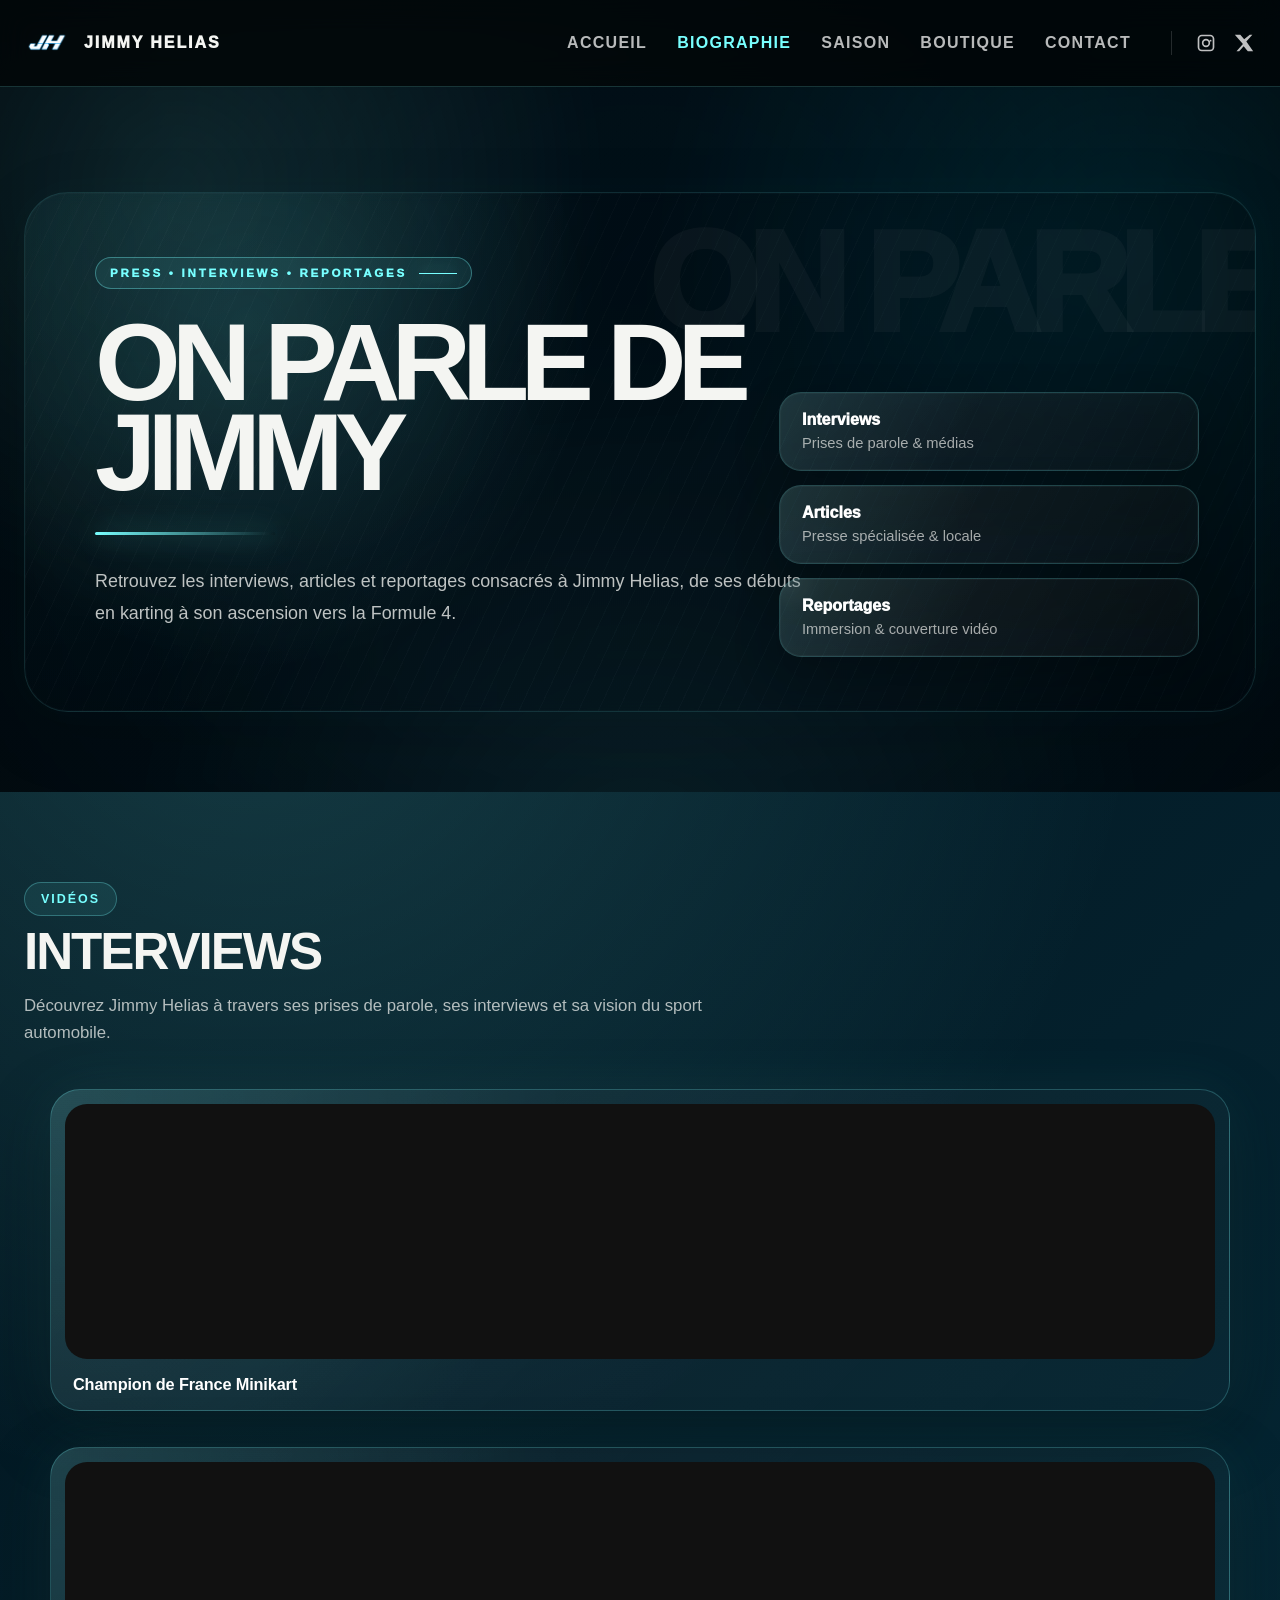
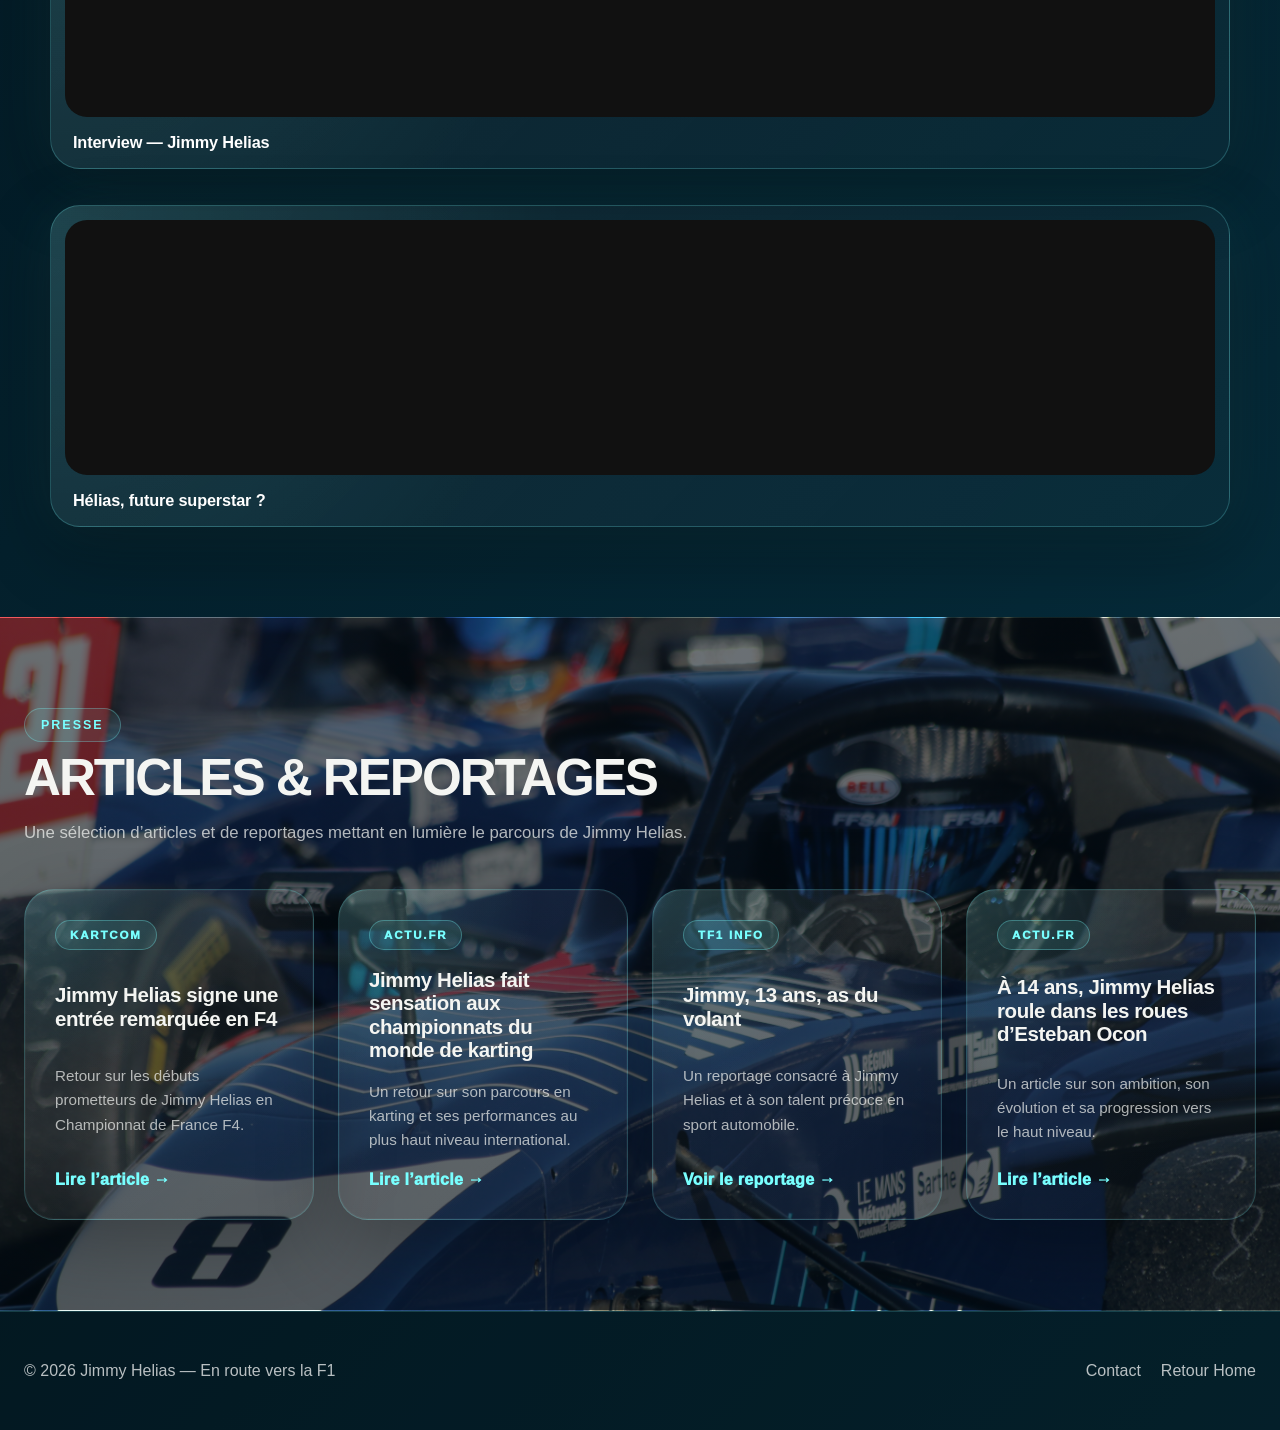
<file: aproposdejimmy.html>
<!doctype html>
<html lang="fr">
<head>
  <meta charset="utf-8" />
  <meta name="viewport" content="width=device-width, initial-scale=1" />

  <title>On parle de Jimmy — Jimmy Helias</title>

  <meta
    name="description"
    content="Interviews, articles et reportages autour de Jimmy Helias, pilote F4."
  />

  <link rel="stylesheet" href="assets/css/aproposdejimmy.css" />
</head>

<body>

<header class="site-header">
  <div class="container header-inner">

    <a class="brand" href="index.html" aria-label="Accueil">
      <img class="brand-logo" src="assets/img/JH_NEON.png" alt="Jimmy Helias" />
      <span class="brand-name">JIMMY HELIAS</span>
    </a>

    <button class="burger" type="button" aria-label="Ouvrir le menu" aria-expanded="false">
      <span></span>
      <span></span>
      <span></span>
    </button>

    <nav class="nav" aria-label="Navigation principale">

      <a class="nav-link" href="index.html">Accueil</a>

      <a class="nav-link is-active" href="biography.html">Biographie</a>

      <a class="nav-link" href="season.html">Saison</a>

      <a class="nav-link" href="shop.html">Boutique</a>

      <a class="nav-link" href="contact.html">Contact</a>

      <div class="nav-socials" aria-label="Réseaux sociaux">

        <a
          class="nav-social"
          href="https://www.instagram.com/jimmy.helias/"
          target="_blank"
          rel="noopener"
          aria-label="Instagram"
        >
          <svg viewBox="0 0 24 24" class="nav-icon" aria-hidden="true">
            <path d="M7 2C4.24 2 2 4.24 2 7v10c0 2.76 2.24 5 5 5h10c2.76 0 5-2.24 5-5V7c0-2.76-2.24-5-5-5H7zm10 2a3 3 0 0 1 3 3v10a3 3 0 0 1-3 3H7a3 3 0 0 1-3-3V7a3 3 0 0 1 3-3h10zm-5 3a5 5 0 1 0 0 10 5 5 0 0 0 0-10zm0 2a3 3 0 1 1 0 6 3 3 0 0 1 0-6zm5.5-.9a1.1 1.1 0 1 0 0 2.2 1.1 1.1 0 0 0 0-2.2z"/>
          </svg>
        </a>

        <a
          class="nav-social"
          href="https://x.com/"
          target="_blank"
          rel="noopener"
          aria-label="X"
        >
          <svg viewBox="0 0 24 24" class="nav-icon" aria-hidden="true">
            <path d="M18.9 2H22l-7.2 8.2L23 22h-6.4l-5-6.1L6.2 22H3l7.7-8.9L1 2h6.6l4.6 5.6L18.9 2z"/>
          </svg>
        </a>

      </div>

    </nav>
  </div>
</header>


<main>

  <!-- ================= HERO ================= -->
  

  <section class="section mediaPageHero">

    <div class="heroPhotoFade" aria-hidden="true">
      <img src="assets/img/JimmyOverlay4.JPG" alt="">
      <img src="assets/img/JimmyOverlay2.JPG" alt="">
      <img src="assets/img/JimmyOverlay3.JPG" alt="">
    </div>

    <div class="container">

      <div class="mediaPageHeroCard reveal">

        <span class="mediaPageEyebrow">
          PRESS • INTERVIEWS • REPORTAGES
        </span>

        <h1>
          On parle de Jimmy
        </h1>

        <p>
          Retrouvez les interviews, articles et reportages consacrés
          à Jimmy Helias, de ses débuts en karting à son ascension
          vers la Formule 4.
        </p>

        <div class="mediaPageStats">

          <div class="mediaStat">
            <strong>Interviews</strong>
            <span>Prises de parole & médias</span>
          </div>

          <div class="mediaStat">
            <strong>Articles</strong>
            <span>Presse spécialisée & locale</span>
          </div>

          <div class="mediaStat">
            <strong>Reportages</strong>
            <span>Immersion & couverture vidéo</span>
          </div>

        </div>

      </div>

    </div>

  </section>


  <!-- ================= INTERVIEWS ================= -->
  <section class="section" id="interviews">

    <div class="container">

      <div class="section-head reveal">

        <span class="tag">Vidéos</span>

        <h2>Interviews</h2>

        <p>
          Découvrez Jimmy Helias à travers ses prises de parole,
          ses interviews et sa vision du sport automobile.
        </p>

      </div>

      <div class="youtubeGrid">

        <!-- VIDEO 1 -->
        <div class="youtubeCard reveal">

          <iframe
            src="https://www.youtube.com/embed/aJWYOWTzaNs"
            title="Interview Jimmy Helias"
            frameborder="0"
            allow="accelerometer; autoplay; clipboard-write; encrypted-media; gyroscope; picture-in-picture"
            allowfullscreen>
          </iframe>

          <p class="videoTitle">
            Champion de France Minikart
          </p>

        </div>


        <!-- VIDEO 2 -->
        <div class="youtubeCard reveal">

          <iframe
            src="https://www.youtube.com/embed/yuIRFYX9fEw"
            title="Interview Jimmy Helias"
            frameborder="0"
            allow="accelerometer; autoplay; clipboard-write; encrypted-media; gyroscope; picture-in-picture"
            allowfullscreen>
          </iframe>

          <p class="videoTitle">
            Interview — Jimmy Helias
          </p>

        </div>


        <!-- VIDEO 3 -->
        <div class="youtubeCard reveal">

          <iframe
            src="https://www.youtube.com/embed/2vzotzqis1k"
            title="Interview Jimmy Helias"
            frameborder="0"
            allow="accelerometer; autoplay; clipboard-write; encrypted-media; gyroscope; picture-in-picture"
            allowfullscreen>
          </iframe>

          <p class="videoTitle">
            Hélias, future superstar ?
          </p>

        </div>

      </div>

    </div>

  </section>


  <!-- ================= ARTICLES ================= -->
  <section class="section alt pressSectionBg">

    <div class="container">

      <div class="section-head reveal">

        <span class="tag">Presse</span>

        <h2>Articles & reportages</h2>

        <p>
          Une sélection d’articles et de reportages mettant en lumière
          le parcours de Jimmy Helias.
        </p>

      </div>

      <div class="pressCards" data-stagger>

        <!-- ARTICLE -->
        <a
          href="https://www.kartcom.com/pressrel/jimmy-helias-signe-une-entree-remarquee-en-f4/"
          target="_blank"
          rel="noopener"
          class="pressCard reveal"
        >

          <span class="pressSource">
            Kartcom
          </span>

          <h3>
            Jimmy Helias signe une entrée remarquée en F4
          </h3>

          <p>
            Retour sur les débuts prometteurs de Jimmy Helias
            en Championnat de France F4.
          </p>

          <span class="pressLink">
            Lire l’article →
          </span>

        </a>


        <!-- ARTICLE -->
        <a
          href="https://actu.fr/normandie/evreux_27229/le-pilote-devreux-jimmy-helias-a-fait-sensation-aux-championnats-du-monde-de-karting_61662932.html"
          target="_blank"
          rel="noopener"
          class="pressCard reveal"
        >

          <span class="pressSource">
            Actu.fr
          </span>

          <h3>
            Jimmy Helias fait sensation aux championnats du monde
            de karting
          </h3>

          <p>
            Un retour sur son parcours en karting et ses performances
            au plus haut niveau international.
          </p>

          <span class="pressLink">
            Lire l’article →
          </span>

        </a>


        <!-- REPORTAGE -->
        <a
          href="https://www.tf1info.fr/sport/video-jimmy-treize-ans-as-du-volant-2219823.html"
          target="_blank"
          rel="noopener"
          class="pressCard reveal"
        >

          <span class="pressSource">
            TF1 Info
          </span>

          <h3>
            Jimmy, 13 ans, as du volant
          </h3>

          <p>
            Un reportage consacré à Jimmy Helias et à son talent
            précoce en sport automobile.
          </p>

          <span class="pressLink">
            Voir le reportage →
          </span>

        </a>


        <!-- ARTICLE -->
        <a
          href="https://actu.fr/normandie/evreux_27229/a-14-ans-le-pilote-normand-jimmy-helias-roule-dans-les-roues-desteban-ocon_58450894.html"
          target="_blank"
          rel="noopener"
          class="pressCard reveal"
        >

          <span class="pressSource">
            Actu.fr
          </span>

          <h3>
            À 14 ans, Jimmy Helias roule dans les roues
            d’Esteban Ocon
          </h3>

          <p>
            Un article sur son ambition, son évolution
            et sa progression vers le haut niveau.
          </p>

          <span class="pressLink">
            Lire l’article →
          </span>

        </a>

      </div>

    </div>

  </section>

</main>


<footer class="footer">

  <div class="container footer-inner">

    <p>
      © <span id="year"></span>
      Jimmy Helias — En route vers la F1
    </p>

    <div class="footer-links">
      <a href="contact.html">Contact</a>
      <a href="index.html">Retour Home</a>
    </div>

  </div>

</footer>

<script src="assets/js/main.js"></script>

<script>
  const burger = document.querySelector('.burger');
  const nav = document.querySelector('.nav');

  if (burger && nav) {
    burger.addEventListener('click', () => {
      nav.classList.toggle('is-open');

      const isOpen = nav.classList.contains('is-open');
      burger.setAttribute('aria-expanded', isOpen ? 'true' : 'false');
    });
  }
</script>


</body>
</html>
</file>
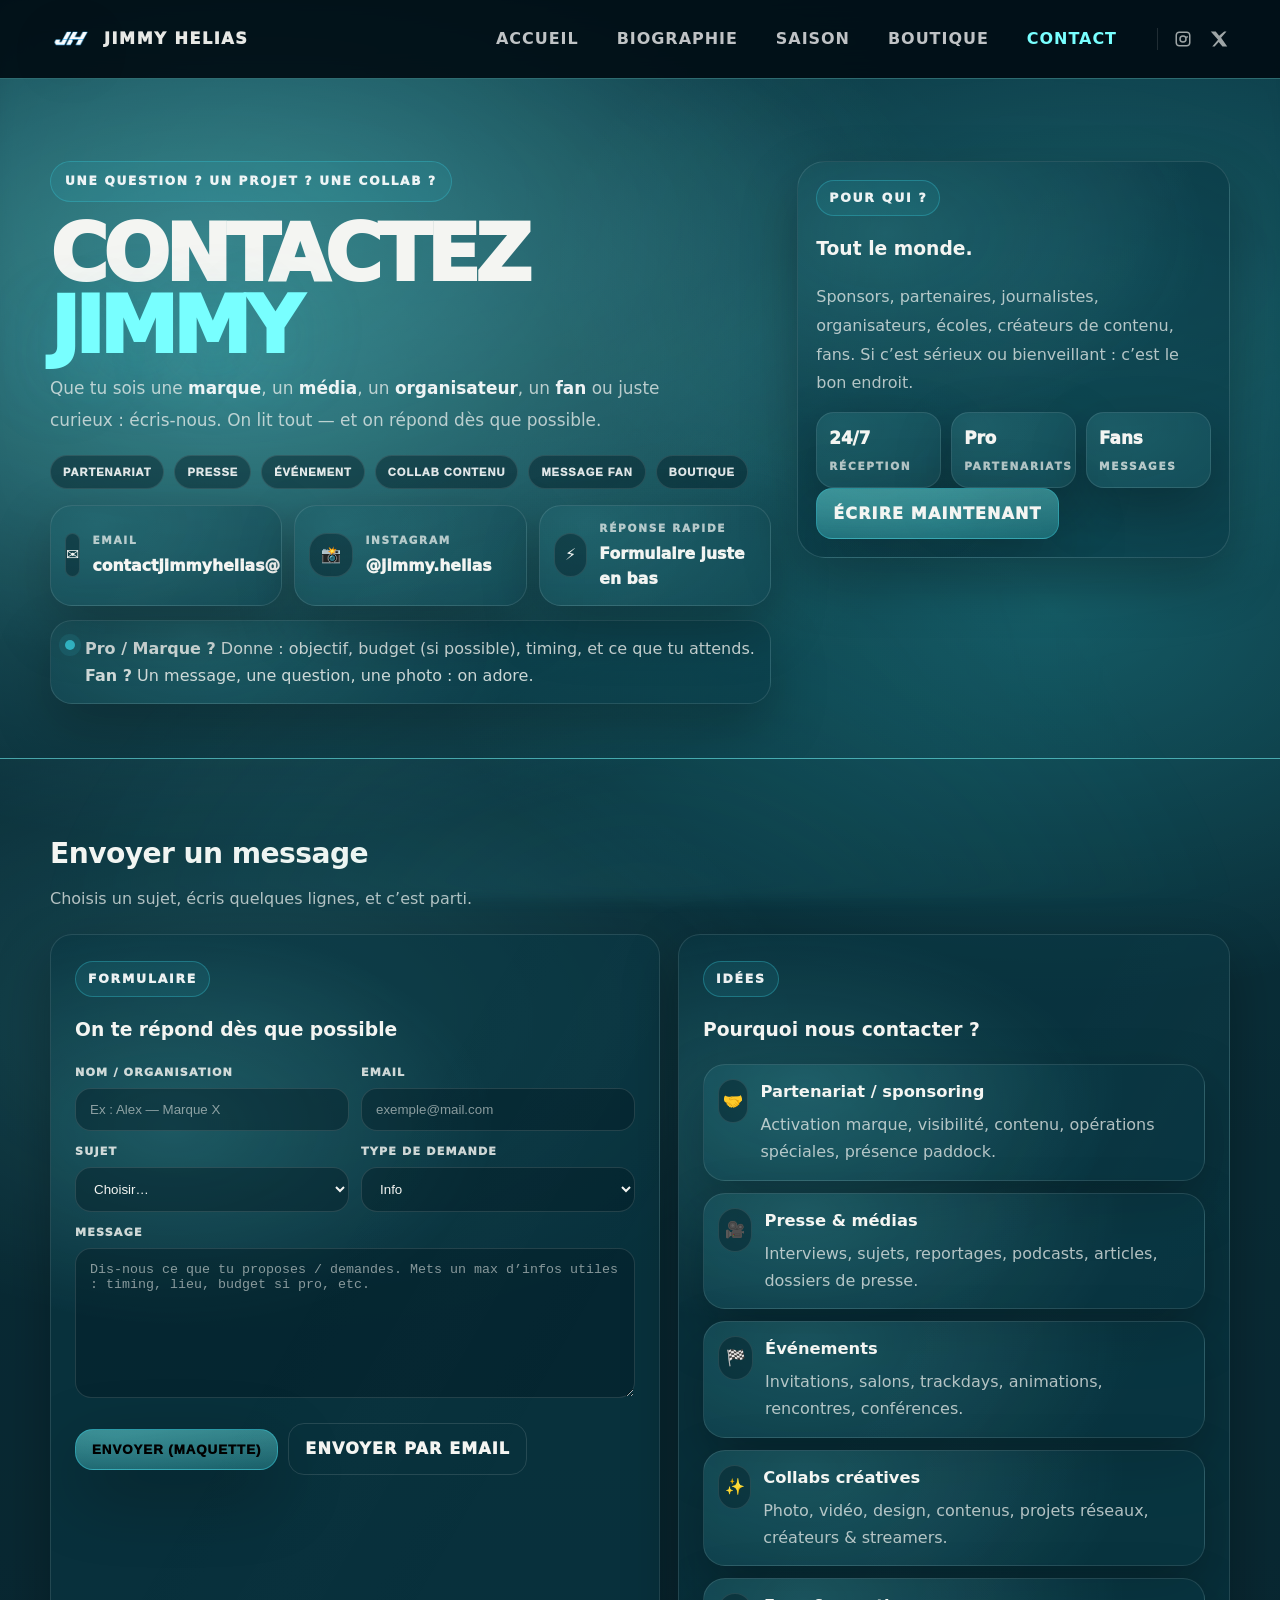
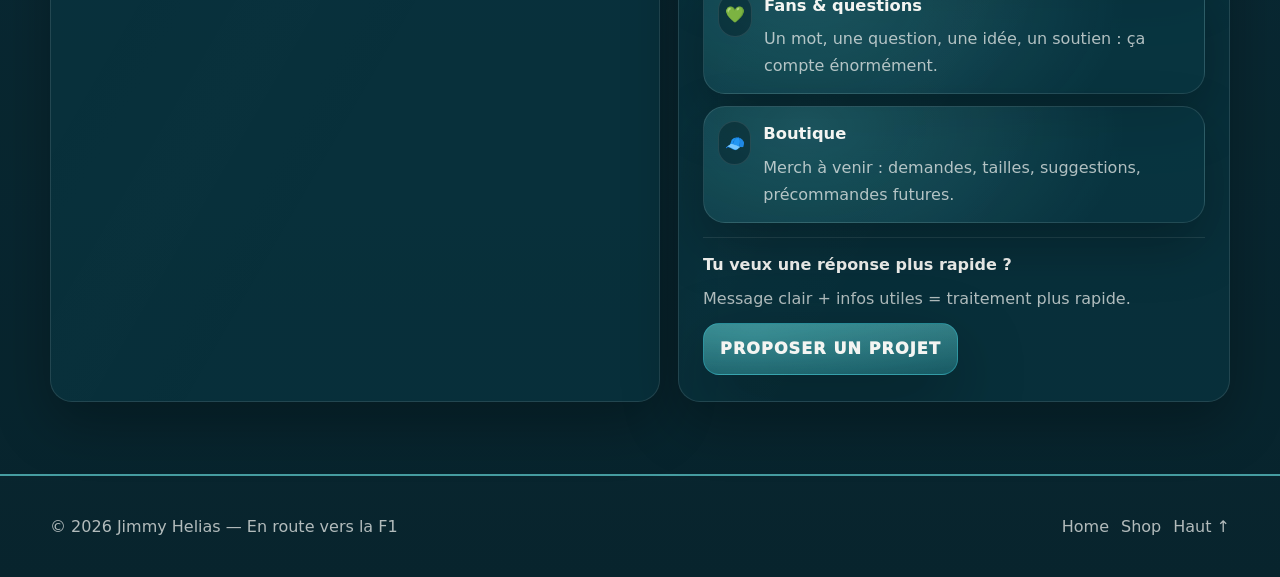
<file: contact.html>
<!doctype html>
<html lang="fr">
<head>
  <meta charset="utf-8" />
  <meta name="viewport" content="width=device-width, initial-scale=1" />
  <title>Contact — Jimmy Helias</title>
  <meta name="description" content="Contact presse, collaborations, partenariats, événements, questions — écris-nous." />
  <link rel="stylesheet" href="assets/css/contact.css" />
</head>
<body>

<header class="site-header">
  <div class="container header-inner">
    <a class="brand" href="index.html" aria-label="Accueil">
      <img class="brand-logo" src="assets/img/JH_NEON.png" alt="H88" />
      <span class="brand-name">JIMMY HELIAS</span>
    </a>

    <button class="burger" type="button" aria-label="Ouvrir le menu" aria-expanded="false">
      <span></span><span></span><span></span>
    </button>

    <nav class="nav" aria-label="Navigation principale">
      <a class="nav-link" href="index.html">Accueil</a>
      <a class="nav-link" href="biography.html">Biographie</a>
      <a class="nav-link" href="season.html">Saison</a>
      <a class="nav-link" href="shop.html">Boutique</a>
      <a class="nav-link is-active" href="contact.html">Contact</a>

      <div class="nav-socials" aria-label="Réseaux sociaux">
        <a class="nav-social" href="https://www.instagram.com/jimmy.helias/" target="_blank" rel="noopener" aria-label="Instagram">
          <svg viewBox="0 0 24 24" class="nav-icon" aria-hidden="true">
            <path d="M7 2C4.24 2 2 4.24 2 7v10c0 2.76 2.24 5 5 5h10c2.76 0 5-2.24 5-5V7c0-2.76-2.24-5-5-5H7zm10 2a3 3 0 0 1 3 3v10a3 3 0 0 1-3 3H7a3 3 0 0 1-3-3V7a3 3 0 0 1 3-3h10zm-5 3a5 5 0 1 0 0 10 5 5 0 0 0 0-10zm0 2a3 3 0 1 1 0 6 3 3 0 0 1 0-6zm5.5-.9a1.1 1.1 0 1 0 0 2.2 1.1 1.1 0 0 0 0-2.2z"/>
          </svg>
        </a>

        <a class="nav-social" href="https://x.com/" target="_blank" rel="noopener" aria-label="X">
          <svg viewBox="0 0 24 24" class="nav-icon" aria-hidden="true">
            <path d="M18.9 2H22l-7.2 8.2L23 22h-6.4l-5-6.1L6.2 22H3l7.7-8.9L1 2h6.6l4.6 5.6L18.9 2z"/>
          </svg>
        </a>
      </div>
    </nav>
  </div>
</header>

<main id="top">

  <!-- ================= CONTACT HERO ================= -->
  <section class="contactHero">
    <div class="contactHero-bg" aria-hidden="true"></div>

    <div class="container contactHero-grid">
      <div class="contactHero-left">
        <span class="contactPill">UNE QUESTION ? UN PROJET ? UNE COLLAB ?</span>
        <h1 class="contactTitle">CONTACTEZ <span>JIMMY</span></h1>
        <p class="contactLead">
          Que tu sois une <strong>marque</strong>, un <strong>média</strong>, un <strong>organisateur</strong>,
          un <strong>fan</strong> ou juste curieux : écris-nous.
          On lit tout — et on répond dès que possible.
        </p>

        <div class="contactChips" aria-label="Sujets fréquents">
          <button class="chip" type="button" data-subject="Partenariat / Sponsoring">Partenariat</button>
          <button class="chip" type="button" data-subject="Média / Interview / Presse">Presse</button>
          <button class="chip" type="button" data-subject="Événement / Invitation / Trackday">Événement</button>
          <button class="chip" type="button" data-subject="Collab contenu / Photo / Vidéo">Collab contenu</button>
          <button class="chip" type="button" data-subject="Question / Message fan">Message fan</button>
          <button class="chip" type="button" data-subject="Boutique / Merch (à venir)">Boutique</button>
        </div>

        <div class="contactQuick">
          <a class="quickCard" href="mailto:contactjimmyhelias@gmail.com?subject=Contact%20—%20Jimmy%20Helias">
            <span class="qIcon">✉️</span>
            <div>
              <span class="qLabel">Email</span>
              <span class="qValue">contactjimmyhelias@gmail.com</span>
            </div>
          </a>

          <a class="quickCard" href="https://www.instagram.com/jimmy.helias/" target="_blank" rel="noopener">
            <span class="qIcon">📸</span>
            <div>
              <span class="qLabel">Instagram</span>
              <span class="qValue">@jimmy.helias</span>
            </div>
          </a>

          <a class="quickCard" href="#form">
            <span class="qIcon">⚡</span>
            <div>
              <span class="qLabel">Réponse rapide</span>
              <span class="qValue">Formulaire juste en bas</span>
            </div>
          </a>
        </div>

        <div class="contactNote">
          <span class="dot" aria-hidden="true"></span>
          <p>
            <strong>Pro / Marque ?</strong> Donne : objectif, budget (si possible), timing, et ce que tu attends.
            <br/>
            <strong>Fan ?</strong> Un message, une question, une photo : on adore.
          </p>
        </div>
      </div>

      <aside class="contactHero-right">
        <div class="contactCard">
          <span class="tag">Pour qui ?</span>
          <h3>Tout le monde.</h3>
          <p class="meta">
            Sponsors, partenaires, journalistes, organisateurs, écoles, créateurs de contenu, fans.
            Si c’est sérieux ou bienveillant : c’est le bon endroit.
          </p>

          <div class="miniStats">
            <div class="stat">
              <span class="v">24/7</span>
              <span class="l">Réception</span>
            </div>
            <div class="stat">
              <span class="v">Pro</span>
              <span class="l">Partenariats</span>
            </div>
            <div class="stat">
              <span class="v">Fans</span>
              <span class="l">Messages</span>
            </div>
          </div>

          <a class="btn btn-primary" href="#form">Écrire maintenant</a>
        </div>
      </aside>
    </div>
  </section>

  <!-- ================= CONTACT CONTENT ================= -->
  <section class="section alt" id="form">
    <div class="container">

      <div class="section-head">
        <h2>Envoyer un message</h2>
        <p>Choisis un sujet, écris quelques lignes, et c’est parti.</p>
      </div>

      <div class="contactGrid">
        <!-- FORM -->
        <article class="panel contactForm">
          <span class="tag">Formulaire</span>
          <h3>On te répond dès que possible</h3>

          <form class="form" onsubmit="return false">
            <div class="row">
              <div class="field">
                <label for="name">Nom / Organisation</label>
                <input id="name" type="text" placeholder="Ex : Alex — Marque X" required>
              </div>

              <div class="field">
                <label for="email">Email</label>
                <input id="email" type="email" placeholder="exemple@mail.com" required>
              </div>
            </div>

            <div class="row">
              <div class="field">
                <label for="subject">Sujet</label>
                <select id="subject" required>
                  <option value="" selected disabled>Choisir…</option>
                  <option>Partenariat / Sponsoring</option>
                  <option>Média / Interview / Presse</option>
                  <option>Événement / Invitation</option>
                  <option>Collab contenu (photo/vidéo)</option>
                  <option>Question / Message fan</option>
                  <option>Boutique / Merch</option>
                  <option>Autre</option>
                </select>
              </div>

              <div class="field">
                <label for="priority">Type de demande</label>
                <select id="priority">
                  <option>Info</option>
                  <option>Proposition</option>
                  <option>Urgent</option>
                </select>
              </div>
            </div>

            <div class="field">
              <label for="message">Message</label>
              <textarea id="message" placeholder="Dis-nous ce que tu proposes / demandes. Mets un max d’infos utiles : timing, lieu, budget si pro, etc." required></textarea>
            </div>

            <div class="actions">
              <button class="btn btn-primary" type="button" id="sendBtn">Envoyer (maquette)</button>
              <a class="btn btn-outline" href="mailto:contactjimmyhelias@gmail.com?subject=Contact%20—%20Jimmy%20Helias">Envoyer par email</a>
            </div>

            <div class="toast" id="toast" role="status" aria-live="polite">
              Message prêt ✅. Pour envoyer vraiment, clique “Envoyer par email”.
            </div>
          </form>
        </article>

        <!-- REASONS / AUDIENCE -->
        <article class="panel contactReasons">
          <span class="tag">Idées</span>
          <h3>Pourquoi nous contacter ?</h3>

          <div class="reasons">
            <div class="reason">
              <span class="rIcon">🤝</span>
              <div>
                <h4>Partenariat / sponsoring</h4>
                <p>Activation marque, visibilité, contenu, opérations spéciales, présence paddock.</p>
              </div>
            </div>

            <div class="reason">
              <span class="rIcon">🎥</span>
              <div>
                <h4>Presse & médias</h4>
                <p>Interviews, sujets, reportages, podcasts, articles, dossiers de presse.</p>
              </div>
            </div>

            <div class="reason">
              <span class="rIcon">🏁</span>
              <div>
                <h4>Événements</h4>
                <p>Invitations, salons, trackdays, animations, rencontres, conférences.</p>
              </div>
            </div>

            <div class="reason">
              <span class="rIcon">✨</span>
              <div>
                <h4>Collabs créatives</h4>
                <p>Photo, vidéo, design, contenus, projets réseaux, créateurs & streamers.</p>
              </div>
            </div>

            <div class="reason">
              <span class="rIcon">💚</span>
              <div>
                <h4>Fans & questions</h4>
                <p>Un mot, une question, une idée, un soutien : ça compte énormément.</p>
              </div>
            </div>

            <div class="reason">
              <span class="rIcon">🧢</span>
              <div>
                <h4>Boutique</h4>
                <p>Merch à venir : demandes, tailles, suggestions, précommandes futures.</p>
              </div>
            </div>
          </div>

          <div class="contactCTA2">
            <h4>Tu veux une réponse plus rapide ?</h4>
            <p>Message clair + infos utiles = traitement plus rapide.</p>
            <a class="btn btn-primary" href="mailto:contact@jimmy-helias.com?subject=Proposition%20—%20Jimmy%20Helias">Proposer un projet</a>
          </div>
        </article>
      </div>

    </div>
  </section>

</main>

<footer class="footer">
  <div class="container footer-inner">
    <p>© <span id="year"></span> Jimmy Helias — En route vers la F1</p>
    <div class="footer-links">
      <a href="index.html">Home</a>
      <a href="shop.html">Shop</a>
      <a href="#top">Haut ↑</a>
    </div>
  </div>
</footer>

<script src="assets/js/main.js"></script>
<script>
  document.getElementById("year").textContent = new Date().getFullYear();

  // Chips -> remplit le select "Sujet"
  document.querySelectorAll(".chip").forEach(btn=>{
    btn.addEventListener("click", ()=>{
      const subject = btn.getAttribute("data-subject");
      const sel = document.getElementById("subject");
      // Trouve l'option la plus proche
      for(const opt of sel.options){
        if(opt.textContent.trim().toLowerCase() === subject.trim().toLowerCase()){
          sel.value = opt.textContent;
          break;
        }
      }
      // Focus message
      document.getElementById("message").focus();
      // Scroll doux vers form
      document.getElementById("form").scrollIntoView({behavior:"smooth", block:"start"});
    });
  });

  // Micro toast "maquette"
  const toast = document.getElementById("toast");
  document.getElementById("sendBtn").addEventListener("click", ()=>{
    toast.classList.add("show");
    setTimeout(()=> toast.classList.remove("show"), 3200);
  });
</script>

</body>
</html>
</file>
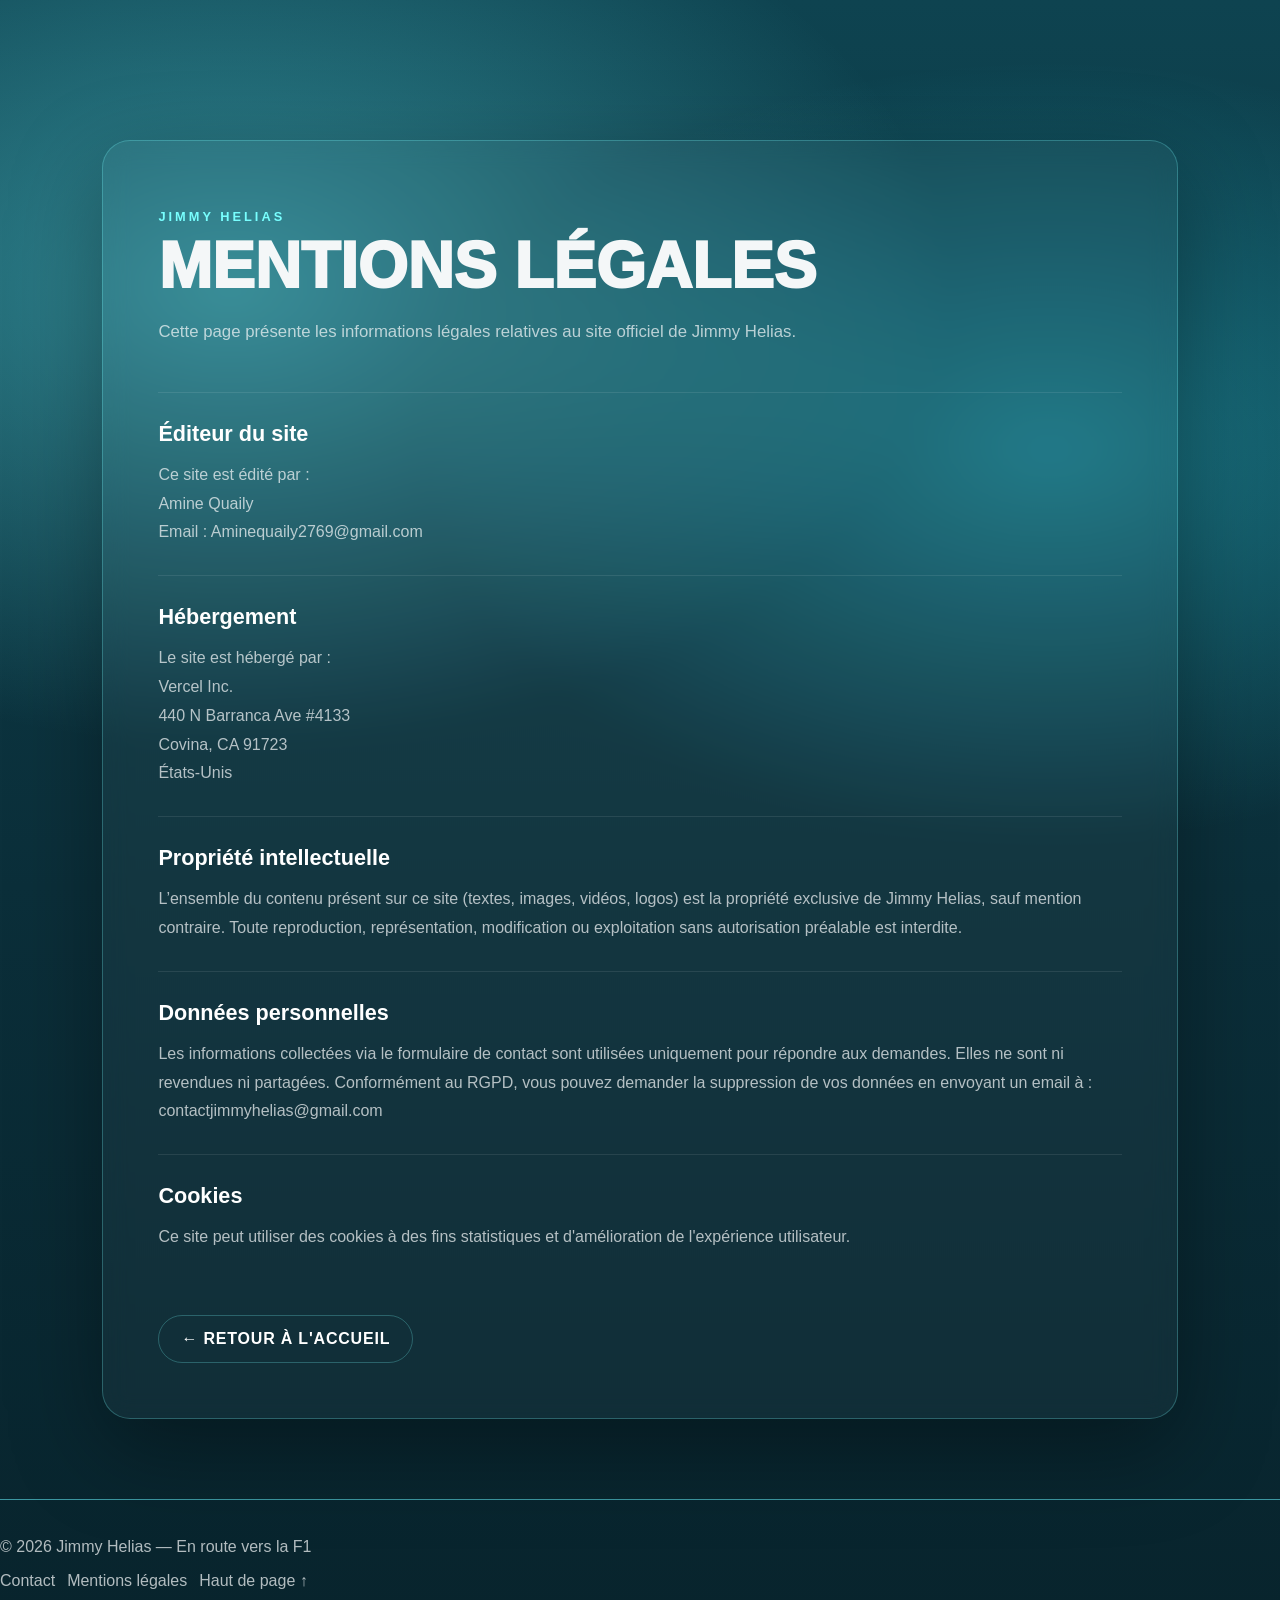
<file: mentions-legales.html>
<!DOCTYPE html>
<html lang="fr">
<head>
  <meta charset="UTF-8">
  <title>Mentions légales - Jimmy Helias</title>
  <meta name="viewport" content="width=device-width, initial-scale=1.0">

  <!-- CSS GLOBAL (important pour garder ton design) -->
  <link rel="stylesheet" href="assets/css/style.css">

  <!-- CSS PAGE MENTIONS -->
  <link rel="stylesheet" href="assets/css/mentions-legales.css">
</head>

<body>

<!-- ===== MAIN ===== -->
<main class="legal-page">
  <section class="legal-container">

    <p class="legal-kicker">Jimmy Helias</p>
    <h1 class="legal-title">Mentions légales</h1>

    <p class="legal-intro">
      Cette page présente les informations légales relatives au site officiel de Jimmy Helias.
    </p>

    <!-- ÉDITEUR -->
    <div class="legal-section">
      <h2>Éditeur du site</h2>
      <p>
        Ce site est édité par :<br>
        Amine Quaily<br>
        Email : Aminequaily2769@gmail.com
      </p>
    </div>

    <!-- HÉBERGEMENT -->
    <div class="legal-section">
      <h2>Hébergement</h2>
      <p>
        Le site est hébergé par :<br>
        Vercel Inc.<br>
        440 N Barranca Ave #4133<br>
        Covina, CA 91723<br>
        États-Unis
      </p>
    </div>

    <!-- PROPRIÉTÉ -->
    <div class="legal-section">
      <h2>Propriété intellectuelle</h2>
      <p>
        L’ensemble du contenu présent sur ce site (textes, images, vidéos, logos) est la propriété exclusive de Jimmy Helias, sauf mention contraire.
        Toute reproduction, représentation, modification ou exploitation sans autorisation préalable est interdite.
      </p>
    </div>

    <!-- DONNÉES -->
    <div class="legal-section">
      <h2>Données personnelles</h2>
      <p>
        Les informations collectées via le formulaire de contact sont utilisées uniquement pour répondre aux demandes.
        Elles ne sont ni revendues ni partagées.
        Conformément au RGPD, vous pouvez demander la suppression de vos données en envoyant un email à :
        contactjimmyhelias@gmail.com
      </p>
    </div>

    <!-- COOKIES -->
    <div class="legal-section">
      <h2>Cookies</h2>
      <p>
        Ce site peut utiliser des cookies à des fins statistiques et d'amélioration de l'expérience utilisateur.
      </p>
    </div>

    <!-- BOUTON RETOUR -->
    <a class="legal-back" href="index.html">← Retour à l'accueil</a>

  </section>
</main>

<!-- ===== FOOTER (comme ton site) ===== -->
<footer class="footer">
  <div class="footer-content">
    <p>© 2026 Jimmy Helias — En route vers la F1</p>

    <div class="footer-links">
      <a href="contact.html">Contact</a>
      <a href="mentions-legales.html">Mentions légales</a>
      <a href="#">Haut de page ↑</a>
    </div>
  </div>
</footer>

</body>
</html>
</file>
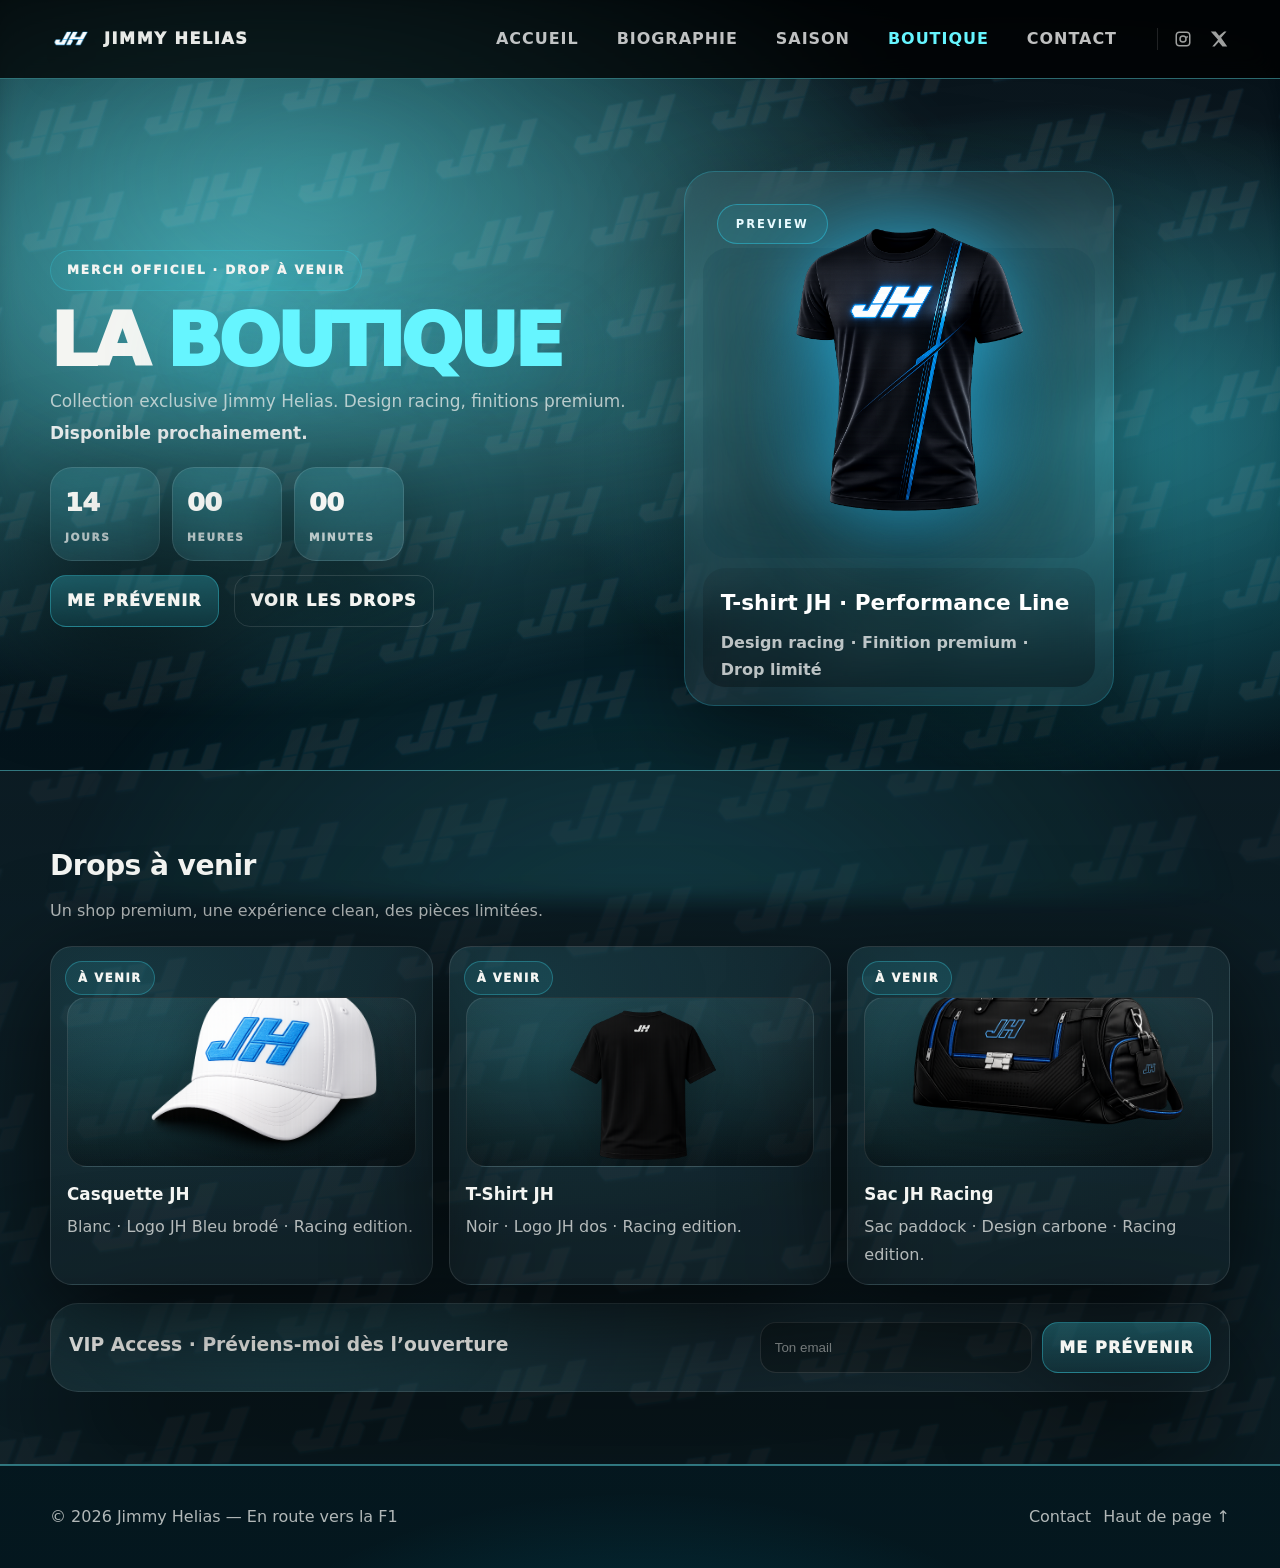
<file: shop.html>
<!doctype html>
<html lang="fr">
<head>
  <meta charset="utf-8" />
  <meta name="viewport" content="width=device-width, initial-scale=1" />
  <title>La boutique — Jimmy Helias</title>
  <meta name="description" content="Boutique officielle (maquette) : vêtements et accessoires Jimmy Helias." />
  <link rel="stylesheet" href="assets/css/shop.css" />
</head>
<body>

<header class="site-header">
  <div class="container header-inner">
    <a class="brand" href="index.html" aria-label="Accueil">
      <img class="brand-logo" src="assets/img/JH_NEON.png" alt="H88" />
      <span class="brand-name">JIMMY HELIAS</span>
    </a>

    <button class="burger" type="button" aria-label="Ouvrir le menu" aria-expanded="false">
      <span></span><span></span><span></span>
    </button>

    <nav class="nav" aria-label="Navigation principale">
      <a class="nav-link" href="index.html">Accueil</a>
      <a class="nav-link" href="biography.html">Biographie</a>
      <a class="nav-link" href="season.html">Saison</a>
      <a class="nav-link is-active" href="shop.html">Boutique</a>
      <a class="nav-link" href="contact.html">Contact</a>

       <div class="nav-socials" aria-label="Réseaux sociaux">
    <a class="nav-social" href="https://www.instagram.com/jimmy.helias/" target="_blank" rel="noopener" aria-label="Instagram">
      <svg viewBox="0 0 24 24" class="nav-icon" aria-hidden="true">
        <path d="M7 2C4.24 2 2 4.24 2 7v10c0 2.76 2.24 5 5 5h10c2.76 0 5-2.24 5-5V7c0-2.76-2.24-5-5-5H7zm10 2a3 3 0 0 1 3 3v10a3 3 0 0 1-3 3H7a3 3 0 0 1-3-3V7a3 3 0 0 1 3-3h10zm-5 3a5 5 0 1 0 0 10 5 5 0 0 0 0-10zm0 2a3 3 0 1 1 0 6 3 3 0 0 1 0-6zm5.5-.9a1.1 1.1 0 1 0 0 2.2 1.1 1.1 0 0 0 0-2.2z"/>
      </svg>
    </a>

    <a class="nav-social" href="https://x.com/" target="_blank" rel="noopener" aria-label="X">
      <svg viewBox="0 0 24 24" class="nav-icon" aria-hidden="true">
        <path d="M18.9 2H22l-7.2 8.2L23 22h-6.4l-5-6.1L6.2 22H3l7.7-8.9L1 2h6.6l4.6 5.6L18.9 2z"/>
      </svg>
    </a>
  </div>


    </nav>
  </div>
</header>

<main id="top">

  <!-- HERO SHOP -->
  <section class="shopHero">
    <div class="container shopHero-grid">

      <div>
        <span class="shopPill">MERCH OFFICIEL · DROP À VENIR</span>
        <h1 class="shopTitle">LA <span>BOUTIQUE</span></h1>
        <p class="shopLead">
          Collection exclusive Jimmy Helias. Design racing, finitions premium.
          <strong>Disponible prochainement.</strong>
        </p>

        <div class="countdown">
          <div class="cd"><span class="num" id="cd-d">--</span><span class="lbl">Jours</span></div>
          <div class="cd"><span class="num" id="cd-h">--</span><span class="lbl">Heures</span></div>
          <div class="cd"><span class="num" id="cd-m">--</span><span class="lbl">Minutes</span></div>
        </div>

        <div style="height:14px"></div>
        <a class="btn btn-primary" href="contact.html">Me prévenir</a>
        <a class="btn btn-outline" href="#drops" style="margin-left:10px">Voir les drops</a>
      </div>

      <aside class="dropCard">
  <div class="dropTop">
    <span class="dropTag">Preview</span>
  </div>

  <div class="dropProduct">
    <img src="assets/img/T-shirtJHNEON.png" class="product-img" alt="T-shirt JH Performance Line">
  </div>

  <div class="dropBody">
    <h3>T-shirt JH · Performance Line</h3>
    <p>Design racing · Finition premium · Drop limité</p>
  </div>
</aside>

    </div>
  </section>

  <!-- DROPS -->
  <section class="section alt" id="drops">
    <div class="container">
      <div class="section-head">
        <h2>Drops à venir</h2>
        <p>Un shop premium, une expérience clean, des pièces limitées.</p>
      </div>

      <div class="shopGrid">
        <article class="product locked">
  <span class="badge">À venir</span>

  <div class="img product-photo">
    <img src="assets/img/CasquetteJH.png" class="product-img" alt="Casquette JH">
  </div>

  <h3>Casquette JH</h3>
  <p>Blanc · Logo JH Bleu brodé · Racing edition.</p>
</article>

        <article class="product locked">
  <span class="badge">À venir</span>

  <div class="img product-photo">
    <img src="assets/img/T-shirt JH.png" alt="T-shirt JH noir dos" />
  </div>

  <h3>T-Shirt JH</h3>
  <p>Noir · Logo JH dos · Racing edition.</p>
</article>

        <article class="product locked">
  <span class="badge">À venir</span>

  <div class="img product-photo">
    <img src="assets/img/SacJH.png" class="product-img" alt="Sac JH Racing">
  </div>

  <h3>Sac JH Racing</h3>
  <p>Sac paddock · Design carbone · Racing edition.</p>
</article>
      </div>

      <div class="notify">
        <div class="notify-grid">
          <div>
            <h3>VIP Access · Préviens-moi dès l’ouverture</h3>
          </div>

          <form class="notify-form" onsubmit="return false">
            <input class="field" type="email" placeholder="Ton email" aria-label="Email" />
            <a class="btn btn-primary" href="contact.html">Me prévenir</a>
          </form>
        </div>
      </div>

    </div>
  </section>

</main>



<footer class="footer">
  <div class="container footer-inner">
    <p>© <span id="year"></span> Jimmy Helias — En route vers la F1</p>
    <div class="footer-links">
      <a href="contact.html">Contact</a>
      <a href="#top">Haut de page ↑</a>
    </div>
  </div>
</footer>

<script src="assets/js/main.js"></script>
<script>
  document.getElementById("year").textContent = new Date().getFullYear();
</script>
</body>
</html>
</file>
<file: assets/css/aproposdejimmy.css>
:root{
  --bg:#021018;
  --bg2:#041a24;
  --text:#f4f5f2;
  --muted:rgba(244,245,242,.72);
  --cyan:#78ffff;
  --cyan2:#00d9ff;
  --line:rgba(120,255,255,.28);
  --glass:rgba(255,255,255,.045);
  --radius:28px;
}

*{
  box-sizing:border-box;
}

html{
  scroll-behavior:smooth;
}

body{
  margin:0;
  font-family:Arial, Helvetica, sans-serif;
  background:
    radial-gradient(circle at 20% 20%, rgba(120,255,255,.16), transparent 34%),
    linear-gradient(135deg, #021018, #063040);
  color:var(--text);
}

a{
  color:inherit;
}

.container{
  width:min(100% - 48px, 1320px);
  margin-inline:auto;
}

/* ================= HEADER ================= */

.site-header{
  position:sticky;
  top:0;
  z-index:50;
  background:rgba(0,0,0,.72);
  backdrop-filter:blur(14px);
  border-bottom:1px solid rgba(120,255,255,.18);
}

.header-inner{
  min-height:86px;
  display:flex;
  align-items:center;
  justify-content:space-between;
  gap:28px;
}

.brand{
  display:flex;
  align-items:center;
  gap:14px;
  text-decoration:none;
  font-weight:950;
  letter-spacing:.12em;
}

.brand-logo{
  width:46px;
  height:auto;
}

.brand-name{
  line-height:1.1;
  font-size:1rem;
}

.nav{
  display:flex;
  align-items:center;
  gap:30px;
}

.nav-link{
  text-decoration:none;
  color:rgba(255,255,255,.72);
  font-weight:900;
  text-transform:uppercase;
  letter-spacing:.08em;
  transition:.3s ease;
}

.nav-link:hover,
.nav-link.is-active{
  color:var(--cyan);
}

.nav-socials{
  display:flex;
  align-items:center;
  gap:14px;
  margin-left:10px;
  padding-left:22px;
  border-left:1px solid rgba(255,255,255,.14);
}

.nav-social{
  width:24px;
  height:24px;
  display:grid;
  place-items:center;
  color:rgba(255,255,255,.75);
}

.nav-icon{
  width:20px;
  height:20px;
  fill:currentColor;
}

.burger{
  display:none;
}

/* ================= GENERAL ================= */

.section{
  padding:90px 0;
}

.section.alt{
  background:rgba(0,0,0,.14);
  border-top:1px solid rgba(120,255,255,.10);
  border-bottom:1px solid rgba(120,255,255,.10);
}

.section-head{
  margin-bottom:38px;
}

.section-head h2{
  margin:12px 0 12px;
  font-size:clamp(2rem,4vw,3.6rem);
  line-height:.95;
  text-transform:uppercase;
  letter-spacing:-.04em;
}

.section-head p{
  max-width:720px;
  color:var(--muted);
  font-size:1.05rem;
  line-height:1.6;
}

.tag{
  display:inline-flex;
  padding:9px 16px;
  border:1px solid var(--line);
  border-radius:999px;
  color:var(--cyan);
  font-size:.78rem;
  font-weight:900;
  text-transform:uppercase;
  letter-spacing:.16em;
  background:rgba(120,255,255,.08);
}

/* ================= HERO PAGE ================= */

/* ================= HERO PAGE — ON PARLE DE JIMMY PREMIUM ================= */

.mediaPageHero{
  position:relative;
  padding:105px 0 80px;
  overflow:hidden;
}

.mediaPageHero::before{
  content:"";
  position:absolute;
  inset:0;
  background:
    radial-gradient(850px 520px at 18% 35%, rgba(120,255,255,.20), transparent 65%),
    radial-gradient(720px 460px at 88% 15%, rgba(0,217,255,.13), transparent 62%);
  pointer-events:none;
}

.mediaPageHeroCard{
  position:relative;
  z-index:2;
  overflow:hidden;

  min-height:520px;
  padding:64px 70px;

  border-radius:44px;
  border:1px solid rgba(120,255,255,.30);

  background:
    linear-gradient(90deg, rgba(2,16,24,.88) 0%, rgba(5,45,58,.72) 48%, rgba(2,16,24,.92) 100%);

  box-shadow:
    0 42px 120px rgba(0,0,0,.36),
    0 0 100px rgba(120,255,255,.10),
    inset 0 0 0 1px rgba(255,255,255,.04);
}

.mediaPageHeroCard::before{
  content:"";
  position:absolute;
  inset:0;
  background:
    linear-gradient(90deg, rgba(0,0,0,.05), rgba(0,0,0,.22)),
    radial-gradient(circle at 18% 25%, rgba(120,255,255,.22), transparent 32%),
    repeating-linear-gradient(
      115deg,
      rgba(255,255,255,.035) 0px,
      rgba(255,255,255,.035) 1px,
      transparent 1px,
      transparent 18px
    );
  opacity:.55;
  pointer-events:none;
}

.mediaPageHeroCard::after{
  content:"ON PARLE";
  position:absolute;
  right:-20px;
  top:35px;

  font-size:clamp(5rem,11vw,12rem);
  font-weight:950;
  letter-spacing:-.08em;
  line-height:.8;
  text-transform:uppercase;

  color:rgba(255,255,255,.035);
  pointer-events:none;
}

.mediaPageEyebrow{
  position:relative;
  z-index:2;

  display:inline-flex;
  align-items:center;
  gap:12px;

  margin-bottom:28px;
  padding:9px 14px;

  border-radius:999px;
  border:1px solid rgba(120,255,255,.35);
  background:rgba(120,255,255,.08);

  color:var(--cyan);

  font-size:.72rem;
  font-weight:950;
  letter-spacing:.24em;
  text-transform:uppercase;
}

.mediaPageHeroCard h1{
  position:relative;
  z-index:2;

  margin:0;
  max-width:760px;

  font-size:clamp(4rem,8.6vw,8.5rem);
  line-height:.82;
  letter-spacing:-.08em;
  text-transform:uppercase;
}

.mediaPageHeroCard h1::after{
  content:"";
  display:block;

  width:180px;
  height:3px;

  margin:34px 0 0;

  border-radius:999px;
  background:linear-gradient(90deg, var(--cyan), transparent);
  box-shadow:0 0 28px rgba(120,255,255,.55);
}

.mediaPageHeroCard p{
  position:relative;
  z-index:2;

  margin:30px 0 0;
  max-width:730px;

  color:rgba(244,245,242,.78);

  font-size:1.12rem;
  line-height:1.8;
}

.mediaPageStats{
  position:absolute;
  z-index:3;

  right:56px;
  bottom:54px;

  width:min(420px, 36%);

  display:grid;
  gap:14px;
}

.mediaStat{
  position:relative;
  overflow:hidden;

  padding:18px 22px;

  border-radius:22px;
  border:1px solid rgba(120,255,255,.20);

  background:
    linear-gradient(135deg, rgba(255,255,255,.075), rgba(255,255,255,.025));

  backdrop-filter:blur(14px);

  box-shadow:
    inset 0 0 0 1px rgba(255,255,255,.035),
    0 18px 46px rgba(0,0,0,.22);
}

.mediaStat::before{
  content:"";
  position:absolute;
  inset:0;

  background:linear-gradient(120deg, rgba(120,255,255,.14), transparent 45%);
  opacity:.7;
  pointer-events:none;
}

.mediaStat strong{
  position:relative;
  z-index:2;

  display:block;
  margin-bottom:5px;

  color:#fff;
  font-size:1rem;
  font-weight:950;
}

.mediaStat span{
  position:relative;
  z-index:2;

  color:rgba(244,245,242,.66);
  font-size:.92rem;
}

/* RESPONSIVE HERO */

@media (max-width:900px){

  .mediaPageHeroCard{
    min-height:auto;
  }

  .mediaPageStats{
    position:relative;
    right:auto;
    bottom:auto;

    width:100%;
    margin-top:38px;
  }
}

@media (max-width:768px){

  .mediaPageHero{
    padding:70px 0 55px;
  }

  .mediaPageHeroCard{
    padding:38px 26px;
    border-radius:30px;
  }

  .mediaPageHeroCard::after{
    font-size:5rem;
    top:auto;
    bottom:20px;
    right:-8px;
  }

  .mediaPageHeroCard h1{
    font-size:3.4rem;
  }

  .mediaPageHeroCard h1::after{
    width:120px;
    margin-top:24px;
  }

  .mediaPageHeroCard p{
    font-size:1rem;
  }
}

/* ================= INTERVIEWS — PREMIUM ================= */

#interviews{
  position:relative;
  padding-top:90px;
}

#interviews .section-head{
  margin-bottom:42px;
}

.youtubeGrid{
  display:flex;
  flex-direction:column;
  gap:36px;
  margin-top:34px;
}

.youtubeCard{
  position:relative;
  width:100%;
  max-width:1180px;
  margin:0 auto;
  padding:14px;

  border-radius:30px;
  border:1px solid rgba(120,255,255,.22);

  background:
    linear-gradient(135deg, rgba(255,255,255,.055), rgba(255,255,255,.018)),
    radial-gradient(circle at top left, rgba(120,255,255,.13), transparent 42%);

  box-shadow:
    0 24px 70px rgba(0,0,0,.32),
    0 0 60px rgba(120,255,255,.08);

  transition:.35s ease;
}

.youtubeCard:hover{
  transform:translateY(-6px);
  border-color:rgba(120,255,255,.50);
  box-shadow:
    0 34px 95px rgba(0,0,0,.42),
    0 0 90px rgba(120,255,255,.14);
}

.youtubeCard iframe{
  width:100%;
  height:255px;
  border:none;
  border-radius:22px;
  display:block;
  background:#111;
}

.videoTitle{
  margin:16px 8px 2px;
  color:#fff;
  font-size:1.02rem;
  font-weight:750;
  letter-spacing:-.01em;
}

/* ================= ARTICLES PRESSE — PREMIUM ================= */

.pressCards{
  display:grid;
  grid-template-columns:repeat(4,1fr);
  gap:24px;
  margin-top:42px;
}

.pressCard{
  position:relative;
  min-height:310px;

  display:flex;
  flex-direction:column;
  justify-content:space-between;
  gap:18px;

  padding:30px;
  border-radius:30px;

  text-decoration:none;
  overflow:hidden;

  border:1px solid rgba(120,255,255,.20);

  background:
    linear-gradient(145deg, rgba(255,255,255,.060), rgba(255,255,255,.018)),
    radial-gradient(circle at top left, rgba(120,255,255,.15), transparent 45%);

  box-shadow:
    0 26px 80px rgba(0,0,0,.28),
    inset 0 0 0 1px rgba(255,255,255,.035);

  transition:.38s ease;
}

.pressCard::before{
  content:"";
  position:absolute;
  inset:0;

  background:
    linear-gradient(
      120deg,
      transparent 0%,
      transparent 35%,
      rgba(255,255,255,.12) 50%,
      transparent 65%,
      transparent 100%
    );

  transform:translateX(-120%);
  transition:transform .8s ease;
}

.pressCard:hover::before{
  transform:translateX(120%);
}

.pressCard:hover{
  transform:translateY(-8px);

  border-color:rgba(120,255,255,.58);

  box-shadow:
    0 38px 105px rgba(0,0,0,.42),
    0 0 85px rgba(120,255,255,.15);
}

.pressSource{
  position:relative;
  z-index:2;

  width:max-content;

  padding:8px 14px;

  border-radius:999px;

  background:rgba(120,255,255,.10);
  border:1px solid rgba(120,255,255,.30);

  color:var(--cyan);

  font-size:.72rem;
  font-weight:950;
  text-transform:uppercase;
  letter-spacing:.16em;
}

.pressCard h3{
  position:relative;
  z-index:2;

  margin:0;

  font-size:1.28rem;
  line-height:1.15;
  letter-spacing:-.02em;
}

.pressCard p{
  position:relative;
  z-index:2;

  margin:0;

  color:rgba(244,245,242,.70);

  font-size:.95rem;
  line-height:1.6;
}

.pressLink{
  position:relative;
  z-index:2;

  color:var(--cyan);

  font-weight:950;
  letter-spacing:.02em;
}

/* ================= FOOTER ================= */

.footer{
  padding:34px 0;
  border-top:1px solid rgba(120,255,255,.16);
  background:rgba(0,0,0,.35);
}

.footer-inner{
  display:flex;
  justify-content:space-between;
  align-items:center;
  gap:20px;
  color:rgba(255,255,255,.72);
}

.footer-links{
  display:flex;
  gap:20px;
}

.footer-links a{
  text-decoration:none;
  color:rgba(255,255,255,.72);
}

.footer-links a:hover{
  color:var(--cyan);
}

/* ================= RESPONSIVE ================= */

@media (max-width:1100px){

  .pressCards{
    grid-template-columns:repeat(2,1fr);
  }

  .youtubeCard iframe{
    height:235px;
  }

  .nav{
    gap:18px;
  }

  .nav-link{
    font-size:.85rem;
  }
}

@media (max-width:768px){

  .container{
    width:min(100% - 28px, 1320px);
  }

  .header-inner{
    min-height:76px;
  }

  .burger{
    display:flex;
    flex-direction:column;
    gap:5px;
    border:0;
    background:transparent;
  }

  .burger span{
    width:28px;
    height:2px;
    background:#fff;
    display:block;
  }

  .nav{
    display:none;
  }

  .section{
    padding:64px 0;
  }

  .mediaPageHero{
    padding:70px 0 60px;
  }

  .mediaPageHeroCard{
    padding:38px 26px;
    border-radius:28px;
  }

  .mediaPageHeroCard h1{
    font-size:3.2rem;
  }

  .mediaPageStats{
    grid-template-columns:1fr;
  }

  .youtubeCard{
    padding:10px;
    border-radius:24px;
  }

  .youtubeCard iframe{
    height:210px;
    border-radius:18px;
  }

  .pressCards{
    grid-template-columns:1fr;
  }

  .pressCard{
    min-height:auto;
  }

  .footer-inner{
    flex-direction:column;
    text-align:center;
  }
}

@media (max-width:520px){

  .youtubeCard iframe{
    height:185px;
  }

  .videoTitle{
    font-size:.95rem;
  }
}







/* ================= ANIMATIONS PREMIUM — ON PARLE DE JIMMY ================= */

@keyframes heroGlowMove{
  0%{
    transform:translate3d(-2%, -2%, 0) scale(1);
    opacity:.55;
  }
  100%{
    transform:translate3d(2%, 2%, 0) scale(1.05);
    opacity:.9;
  }
}

@keyframes heroLightSweep{
  0%{
    transform:translateX(-140%) skewX(-12deg);
  }
  100%{
    transform:translateX(140%) skewX(-12deg);
  }
}

@keyframes floatCard{
  0%,100%{
    transform:translateY(0);
  }
  50%{
    transform:translateY(-8px);
  }
}

@keyframes pulseLine{
  0%,100%{
    opacity:.35;
    width:120px;
  }
  50%{
    opacity:1;
    width:190px;
  }
}

/* Fond hero vivant */
.mediaPageHero::before{
  animation:heroGlowMove 8s ease-in-out infinite alternate;
}

/* Lumière qui traverse le hero */
.mediaPageHeroCard{
  isolation:isolate;
}

.mediaPageHeroCard::before{
  animation:heroGlowMove 10s ease-in-out infinite alternate;
}

.mediaPageHeroCard .mediaPageEyebrow::after{
  content:"";
  width:38px;
  height:1px;
  background:var(--cyan);
  box-shadow:0 0 18px rgba(120,255,255,.8);
}

/* Barre sous le titre animée */
.mediaPageHeroCard h1::after{
  animation:pulseLine 3.2s ease-in-out infinite;
}

/* Cartes stats mouvement léger */
.mediaStat{
  transition:
    transform .35s ease,
    border-color .35s ease,
    box-shadow .35s ease;
}

.mediaStat:nth-child(1){
  animation:floatCard 5s ease-in-out infinite;
}

.mediaStat:nth-child(2){
  animation:floatCard 5s ease-in-out infinite .7s;
}

.mediaStat:nth-child(3){
  animation:floatCard 5s ease-in-out infinite 1.4s;
}

.mediaStat:hover{
  transform:translateY(-10px) scale(1.02);
  border-color:rgba(120,255,255,.55);
  box-shadow:
    0 24px 70px rgba(0,0,0,.32),
    0 0 50px rgba(120,255,255,.16);
}

/* Effet lumière sur les vidéos */
.youtubeCard{
  overflow:hidden;
}

.youtubeCard::before{
  content:"";
  position:absolute;
  inset:-30%;
  background:linear-gradient(
    115deg,
    transparent 35%,
    rgba(255,255,255,.14),
    transparent 65%
  );
  transform:translateX(-140%) skewX(-12deg);
  transition:transform .8s ease;
  pointer-events:none;
  z-index:2;
}

.youtubeCard:hover::before{
  transform:translateX(140%) skewX(-12deg);
}

.youtubeCard iframe{
  transition:
    transform .45s ease,
    filter .45s ease;
}

.youtubeCard:hover iframe{
  transform:scale(1.012);
  filter:brightness(1.06) contrast(1.04);
}

/* Effet premium sur articles */
.pressCard{
  transform-style:preserve-3d;
}

.pressCard:hover{
  transform:translateY(-10px) scale(1.015);
}

.pressCard h3,
.pressCard p,
.pressCard .pressSource,
.pressCard .pressLink{
  transition:transform .35s ease;
}

.pressCard:hover h3{
  transform:translateY(-4px);
}

.pressCard:hover .pressLink{
  transform:translateX(6px);
}

/* Apparition douce au chargement */
.mediaPageHeroCard,
.youtubeCard,
.pressCard{
  animation:fadeUpPremium .75s ease both;
}

@keyframes fadeUpPremium{
  from{
    opacity:0;
    transform:translateY(24px);
    filter:blur(8px);
  }
  to{
    opacity:1;
    transform:translateY(0);
    filter:blur(0);
  }
}

.youtubeCard:nth-child(2),
.pressCard:nth-child(2){
  animation-delay:.12s;
}

.youtubeCard:nth-child(3),
.pressCard:nth-child(3){
  animation-delay:.24s;
}

.pressCard:nth-child(4){
  animation-delay:.36s;
}

/* Accessibilité */
@media (prefers-reduced-motion:reduce){
  *,
  *::before,
  *::after{
    animation:none !important;
    transition:none !important;
  }
}










/* ================= PHOTOS FONDUES HERO ================= */

/* ================= HERO PHOTOS FADE ================= */
/* =========================================================
   HERO PHOTO FADE — ULTRA PREMIUM CINEMATIC
   ========================================================= */

.heroPhotoFade{
  position:absolute;
  inset:0;
  z-index:0;
  overflow:hidden;

  background:#021018;
}

/* glow global */
.heroPhotoFade::before{
  content:"";
  position:absolute;
  inset:-10%;
  z-index:2;

  background:
    radial-gradient(circle at 20% 20%, rgba(120,255,255,.14), transparent 30%),
    radial-gradient(circle at 82% 28%, rgba(0,217,255,.12), transparent 34%),
    radial-gradient(circle at 50% 100%, rgba(120,255,255,.08), transparent 45%);

  mix-blend-mode:screen;
  filter:blur(18px);

  animation:heroGlow 8s ease-in-out infinite alternate;

  pointer-events:none;
}

/* lignes racing */
.heroPhotoFade::after{
  content:"";
  position:absolute;
  inset:0;
  z-index:2;

  background:
    repeating-linear-gradient(
      115deg,
      rgba(255,255,255,.02) 0px,
      rgba(255,255,255,.02) 2px,
      transparent 2px,
      transparent 18px
    );

  opacity:.18;
  pointer-events:none;
}

/* ================= IMAGES ================= */

.heroPhotoFade img{
  position:absolute;
  inset:0;

  width:100%;
  height:100%;

  object-fit:cover;

  opacity:0;

  animation:
    heroFade 18s infinite,
    heroZoom 18s infinite;

  filter:
    brightness(.92)
    saturate(1.18)
    contrast(1.08);

  transform:scale(1.08);

  will-change:transform, opacity;
}

/* ================= POSITIONNEMENT PAR PHOTO ================= */

/* PHOTO 1 — Jimmy qui marche */
/* PHOTO 1 — Jimmy qui marche */
.heroPhotoFade img:nth-child(1){
  animation-delay:0s;

  /* mieux centré sur Jimmy */
  object-position:center 14%;
}

/* PHOTO 2 — portrait paddock */
.heroPhotoFade img:nth-child(2){
  animation-delay:6s;

  object-position:center 18%;
}

/* PHOTO 3 — casque */
.heroPhotoFade img:nth-child(3){
  animation-delay:12s;

  object-position:34% 18%;
}

/* ================= FADE ================= */

@keyframes heroFade{

  0%{
    opacity:0;
  }

  6%{
    opacity:.52;
  }

  28%{
    opacity:.64;
  }

  34%{
    opacity:0;
  }

  100%{
    opacity:0;
  }
}

/* ================= CINEMATIC ZOOM ================= */

@keyframes heroZoom{

  0%{
    transform:scale(1.12);
  }

  30%{
    transform:scale(1.03);
  }

  100%{
    transform:scale(1.12);
  }
}

/* ================= GLOW ANIMATION ================= */

@keyframes heroGlow{

  from{
    transform:translateY(-1%) scale(1);
    opacity:.7;
  }

  to{
    transform:translateY(1%) scale(1.03);
    opacity:1;
  }
}

/* =========================================================
   HERO SECTION
   ========================================================= */

.mediaPageHero{
  position:relative;
  overflow:hidden;
}

/* overlay cinematic */
.mediaPageHero::before{
  content:"";
  position:absolute;
  inset:0;
  z-index:1;

  background:
    linear-gradient(
      180deg,
      rgba(2,16,24,.10) 0%,
      rgba(2,16,24,.22) 35%,
      rgba(2,16,24,.50) 100%
    );
}

/* vignette premium */
.mediaPageHero::after{
  content:"";
  position:absolute;
  inset:0;
  z-index:1;

  background:
    radial-gradient(circle at center, transparent 42%, rgba(0,0,0,.34));

  pointer-events:none;
}

/* contenu au dessus */
.mediaPageHero .container{
  position:relative;
  z-index:3;
}

/* =========================================================
   MOBILE
   ========================================================= */

@media (max-width:768px){

  .heroPhotoFade::after{
    opacity:.10;
  }

  .heroPhotoFade img{
    transform:scale(1.03);
  }

  /* PHOTO 1 */
  .heroPhotoFade img:nth-child(1){
    object-position:center 14%;
  }

  /* PHOTO 2 */
  .heroPhotoFade img:nth-child(2){
    object-position:center 12%;
  }

  /* PHOTO 3 */
  .heroPhotoFade img:nth-child(3){
    object-position:38% 14%;
  }

  .mediaPageHero{
    padding:72px 0 58px;
  }
}



/* ================= HERO CARD PLUS TRANSPARENT ================= */

/* ================= HERO CARD VERRE TRANSPARENT ================= */

.mediaPageHeroCard{
  background:
    linear-gradient(
      135deg,
      rgba(2,16,24,.18),
      rgba(2,16,24,.10)
    ),
    radial-gradient(
      circle at top left,
      rgba(120,255,255,.05),
      transparent 42%
    ) !important;

  backdrop-filter:blur(6px);

  border:1px solid rgba(120,255,255,.12);

  box-shadow:
    inset 0 0 0 1px rgba(255,255,255,.02),
    0 20px 70px rgba(0,0,0,.14),
    0 0 40px rgba(120,255,255,.03);
}

/* assombrit beaucoup moins */
.mediaPageHero::before{
  background:
    linear-gradient(
      180deg,
      rgba(2,16,24,.04) 0%,
      rgba(2,16,24,.12) 45%,
      rgba(2,16,24,.22) 100%
    ) !important;
}

@media (max-width:768px){

  .nav{
    position:fixed;
    top:86px;
    left:18px;
    right:18px;

    display:none;
    flex-direction:column;
    align-items:flex-start;
    gap:10px;

    padding:18px;

    border-radius:22px;
    border:1px solid rgba(120,255,255,.35);

    background:rgba(0,8,12,.96);
    backdrop-filter:blur(16px);

    box-shadow:
      0 25px 80px rgba(0,0,0,.55),
      0 0 45px rgba(120,255,255,.12);

    z-index:999;
  }

  .nav.is-open{
    display:flex;
  }

  .nav-link{
    width:100%;
    padding:14px 16px;
    border-radius:14px;
  }

  .nav-link:hover,
  .nav-link.is-active{
    background:rgba(120,255,255,.10);
  }

  .nav-socials{
    width:100%;
    margin-left:0;
    padding-left:0;
    padding-top:12px;
    border-left:0;
    border-top:1px solid rgba(255,255,255,.12);
  }
}


/* ================= BACKGROUND ARTICLES ================= */

/* ================= FIX BACKGROUND ARTICLES ================= */

section.pressSectionBg{
  position:relative;
  overflow:hidden;

  background:
    linear-gradient(
      rgba(0,10,18,.58),
      rgba(0,10,18,.68)
    ),
    url("../img/Voiture1.JPG") !important;

  background-size:cover !important;
  background-position:center !important;
  background-repeat:no-repeat !important;
  background-attachment:fixed;
}

section.pressSectionBg .container{
  position:relative;
  z-index:2;
}

/* ================= RESPONSIVE BACKGROUND ================= */

@media (max-width: 768px){

  section.pressSectionBg{
    background-attachment: scroll !important;
    background-position: center center !important;
  }

}
</file>
<file: assets/css/contact.css>
:root{
  --bg:#021018;
  --bg2:#041a24;
  --bg3:#063040;

  --text:#f4f5f2;
  --muted:rgba(244,245,242,.72);

  --line:rgba(120,255,255,.55);

  --green:#78ffff;
  --green2:#3df5ff;
  --green3:#00d9ff;

  --greenGlow: rgba(120,255,255,.85);
  --greenSoft: rgba(120,255,255,.30);

  --radiusUI: 22px;
  --radiusLG: 28px;
  --radiusSM: 16px;
  --border: rgba(255,255,255,.11);
  --border2: rgba(120,255,255,.38);
  --glass: rgba(255,255,255,.028);
  --glass2: rgba(255,255,255,.04);

  --shadow: 0 18px 55px rgba(0,0,0,.45);
  --shadow2: 0 30px 110px rgba(0,0,0,.72);
  --shadow3: 0 55px 160px rgba(0,0,0,.88);

  --max: 1180px;
  --ease: cubic-bezier(.2,.8,.2,1);
}

*{box-sizing:border-box}
html{scroll-behavior:smooth}

body{
  margin:0;
  font-family: system-ui, -apple-system, Segoe UI, Roboto, Arial, sans-serif;
  color:var(--text);
  line-height: 1.6;

  background:
    radial-gradient(1200px 700px at 18% 18%, rgba(120,255,255,.75), transparent 60%),
    radial-gradient(900px 560px at 85% 28%, rgba(61,245,255,.60), transparent 60%),
    radial-gradient(900px 650px at 50% 120%, rgba(0,217,255,.45), transparent 60%),
    linear-gradient(180deg, rgba(0,0,0,.08), rgba(0,0,0,.45)),
    linear-gradient(180deg, var(--bg) 0%, var(--bg2) 45%, var(--bg3) 100%);
}

body::before{
  content:"";
  position:fixed;
  inset:0;
  pointer-events:none;
  background:
    radial-gradient(900px 600px at 25% 20%, rgba(120,255,255,.30), transparent 70%),
    radial-gradient(850px 520px at 80% 35%, rgba(255,255,255,.12), transparent 72%),
    radial-gradient(900px 700px at 50% 110%, rgba(61,245,255,.25), transparent 70%);
  filter: blur(12px);
  opacity:.95;
  animation: bgFloat 10s ease-in-out infinite alternate;
}

@keyframes bgFloat{
  from{ transform: translate3d(-1%, -1%, 0) scale(1); }
  to  { transform: translate3d(1%, 1%, 0) scale(1.02); }
}

a{color:inherit; text-decoration:none}
img{max-width:100%; display:block}

.container{
  width:min(var(--max), calc(100% - 48px));
  margin-inline:auto;
}

/* ================= SECTIONS ================= */
.section{padding:72px 0}
.section.alt{
  background: rgba(255,255,255,.03);
  border-top:1px solid var(--line);
  border-bottom:1px solid var(--line);
}

.section-head{margin-bottom:22px}
.section-head h2{
  margin:0 0 10px;
  font-size: clamp(1.65rem, 2.2vw, 2rem);
  letter-spacing:-.02em;
}
.section-head p{
  margin:0;
  color:var(--muted);
  max-width:75ch;
}

/* ================= HEADER ================= */
.site-header{
  position:sticky;
  top:0;
  z-index:50;
  background: rgba(0,0,0,.76);
  backdrop-filter: blur(12px);
  border-bottom:1px solid var(--line);
}
.header-inner{
  display:flex;
  align-items:center;
  justify-content:space-between;
  gap:16px;
  padding:16px 0;
}
.brand{
  display:flex;
  align-items:center;
  gap:12px;
  font-weight:950;
  letter-spacing:.10em;
  text-transform:uppercase;
}
.brand-logo{
  width:42px;
  height:42px;
  object-fit:contain;
  filter: drop-shadow(0 12px 25px rgba(0,0,0,.45));
}
.brand-name{font-size:1rem; opacity:.95}

.nav{
  display:flex;
  align-items:center;
  gap:14px;
}
.nav-link{
  font-weight:900;
  letter-spacing:.06em;
  text-transform:uppercase;
  color:rgba(255,255,255,.75);
  padding:10px 12px;
  border-radius:12px;
  transition:.2s var(--ease);
}
.nav-link:hover{
  color:#fff;
  background:rgba(255,255,255,.06);
}
.nav-link.is-active{ color:var(--green); }

.burger{
  display:none;
  width:54px;
  height:54px;
  border-radius:16px;
  border:1px solid var(--line);
  background:rgba(255,255,255,.04);
  cursor:pointer;

  flex-direction:column;
  align-items:center;
  justify-content:center;
  gap:6px;

  padding:0;
}

.burger span{
  all:unset;

  display:block;
  width:24px;
  height:2px;

  background:#fff;
  border-radius:999px;

  flex-shrink:0;
}

/* Social */
.nav-socials{
  display:flex;
  align-items:center;
  gap:14px;
  margin-left:14px;
  padding-left:14px;
  border-left:1px solid rgba(255,255,255,.12);
}
.nav-social{
  display:flex;
  align-items:center;
  justify-content:center;
  width:22px;
  height:22px;
}
.nav-icon{
  width:18px;
  height:18px;
  fill: currentColor;
  color: rgba(244,245,242,.72);
  opacity:.9;
  transition: transform .2s var(--ease), color .2s var(--ease), opacity .2s var(--ease);
}
.nav-social:hover .nav-icon{
  color: var(--green);
  transform: translateY(-2px);
  opacity:1;
}

/* Responsive nav */


/* ================= BUTTONS ================= */
.btn{
  display:inline-flex;
  align-items:center;
  justify-content:center;
  gap:10px;
  padding:12px 16px;
  border-radius: var(--radiusSM);
  font-weight:950;
  letter-spacing:.07em;
  text-transform:uppercase;
  border:1px solid rgba(255,255,255,.12);
  background: rgba(255,255,255,.06);
  transition: transform .2s var(--ease), box-shadow .2s var(--ease), border-color .2s var(--ease), background .2s var(--ease);
  user-select:none;
}
.btn:hover{
  transform: translateY(-2px);
  border-color: rgba(54,193,210,.30);
  box-shadow: 0 22px 70px rgba(0,0,0,.55);
}
.btn:active{ transform: translateY(0); }

.btn-primary{
  border-color: rgba(54,193,210,.42);
  background:
    linear-gradient(180deg, rgba(54,193,210,.30), rgba(31,159,176,.12));
  box-shadow: 0 30px 100px rgba(0,0,0,.58);
}
.btn-primary:hover{
  background: linear-gradient(180deg, rgba(54,193,210,.36), rgba(31,159,176,.14));
  border-color: rgba(54,193,210,.55);
}
.btn-outline{ background: transparent; }

/* ================= BASE LAYOUT ================= */
.bigTitle{
  margin:0 0 22px;
  font-size: clamp(2.2rem, 4.5vw, 3.2rem);
  letter-spacing:-.02em;
}

.grid2{
  display:grid;
  grid-template-columns: 1.05fr .95fr;
  gap:28px;
  align-items:center;
}
.grid3{
  display:grid;
  grid-template-columns: repeat(3, 1fr);
  gap:18px;
}

/* ================= HARMONISED CARDS ================= */
.panel,
.quickCard,
.reason,
.contactCard{
  position:relative;
  border-radius: var(--radiusUI);
  border:1px solid var(--border);
  background:
    radial-gradient(720px 420px at 20% 12%, rgba(54,193,210,.12), transparent 62%),
    var(--glass);
  box-shadow: var(--shadow2);
  overflow:hidden;
  transition: transform .28s var(--ease), box-shadow .28s var(--ease), border-color .28s var(--ease);
}

/* petite brillance subtile (harmonie + premium) */
.panel::after,
.quickCard::after,
.reason::after,
.contactCard::after{
  content:"";
  position:absolute;
  inset:-2px;
  background: linear-gradient(120deg, transparent 35%, rgba(255,255,255,.10), transparent 65%);
  opacity:.075;
  pointer-events:none;
}

.panel:hover,
.quickCard:hover,
.reason:hover,
.contactCard:hover{
  transform: translateY(-6px);
  border-color: var(--border2);
  box-shadow: var(--shadow3);
}

/* Panel content spacing */
.panel{ padding:26px 24px; }
.contactCard{ padding:18px; border-radius: var(--radiusLG); }

/* Tag / pill */
.tag,
.contactPill{
  display:inline-flex;
  padding:10px 14px;
  border-radius:999px;
  border:1px solid rgba(54,193,210,.36);
  background: rgba(54,193,210,.10);
  color: rgba(255,255,255,.92);
  font-weight:950;
  letter-spacing:.14em;
  text-transform:uppercase;
  font-size:.76rem;
}
.tag{
  padding:7px 12px;
  font-size:.78rem;
}

.meta{
  margin:12px 0 0;
  color:var(--muted);
  line-height:1.8;
}

/* Footer */
.footer{
  border-top:1px solid var(--line);
  padding:22px 0;
  color:var(--muted);
}
.footer-inner{
  display:flex;
  align-items:center;
  justify-content:space-between;
  gap:12px;
  flex-wrap:wrap;
}
.footer-links{display:flex; gap:12px}
.footer-links a:hover{text-decoration:underline}

/* Responsive base */
@media (max-width: 920px){
  .grid2{ grid-template-columns:1fr; gap:20px; }
  .grid3{ grid-template-columns:1fr; }
}

/* =====================================================
   CONTACT — ULTRA HARMONIEUX / ENVIE
   ===================================================== */

.contactHero{
  position:relative;
  padding:82px 0 54px;
  overflow:hidden;
}
.contactHero-bg{
  position:absolute;
  inset:0;
  background:
    radial-gradient(1200px 700px at 16% 24%, rgba(54,193,210,.30), transparent 60%),
    radial-gradient(900px 520px at 86% 28%, rgba(31,159,176,.18), transparent 62%),
    linear-gradient(180deg, rgba(0,0,0,.72), rgba(0,0,0,.25), rgba(0,0,0,.82));
  pointer-events:none;
}

/* profondeur + léger grain */
.contactHero::after{
  content:"";
  position:absolute;
  inset:0;
  pointer-events:none;
  background:
    radial-gradient(900px 700px at 50% 110%, rgba(54,193,210,.10), transparent 60%);
  opacity:.9;
}

.contactHero-grid{
  position:relative;
  display:grid;
  grid-template-columns: 1.25fr .75fr;
  gap:26px;
  align-items:start;
}

.contactTitle{
  margin:16px 0 10px;
  font-size: clamp(3.1rem, 6.6vw, 4.9rem);
  letter-spacing:-.06em;
  line-height:.92;
  text-transform:uppercase;
  font-weight:1000;
}
.contactTitle span{
  color: var(--green);
  text-shadow: 0 18px 70px rgba(54,193,210,.25);
}

.contactLead{
  margin:0;
  max-width:62ch;
  color:var(--muted);
  line-height:1.9;
  font-size:1.06rem;
}
.contactLead strong{ color: rgba(255,255,255,.92); }

/* Chips */
.contactChips{
  margin-top:18px;
  display:flex;
  flex-wrap:wrap;
  gap:10px;
}
.chip{
  cursor:pointer;
  border:none;
  padding:10px 12px;
  border-radius:999px;
  border:1px solid rgba(255,255,255,.10);
  background: rgba(255,255,255,.04);
  color: rgba(255,255,255,.88);
  font-weight:950;
  letter-spacing:.08em;
  text-transform:uppercase;
  font-size:.70rem;
  transition: transform .2s var(--ease), border-color .2s var(--ease), background .2s var(--ease), box-shadow .2s var(--ease);
}
.chip:hover{
  transform: translateY(-2px);
  border-color: rgba(54,193,210,.34);
  background: rgba(54,193,210,.10);
  box-shadow: 0 18px 55px rgba(0,0,0,.40);
}

/* Quick cards */
.contactQuick{
  margin-top:16px;
  display:grid;
  grid-template-columns: repeat(3, minmax(0,1fr));
  gap:12px;
}
.quickCard{
  display:flex;
  gap:12px;
  align-items:center;
  padding:14px 14px;
}
.qIcon{
  width:44px;
  height:44px;
  border-radius: 18px;
  display:flex;
  align-items:center;
  justify-content:center;
  background: rgba(0,0,0,.24);
  border:1px solid rgba(255,255,255,.10);
}
.qLabel{
  display:block;
  color: var(--muted);
  font-weight:950;
  letter-spacing:.16em;
  text-transform:uppercase;
  font-size:.66rem;
}
.qValue{
  display:block;
  font-weight:1000;
  margin-top:4px;
  font-size:.98rem;
}

/* Note */
.contactNote{
  margin-top:14px;
  border-radius: var(--radiusUI);
  border:1px solid var(--border);
  background: rgba(255,255,255,.03);
  padding:14px 14px;
  display:flex;
  gap:10px;
  align-items:flex-start;
}
.contactNote .dot{
  width:10px;
  height:10px;
  border-radius:999px;
  background: rgba(54,193,210,.95);
  box-shadow: 0 0 0 6px rgba(54,193,210,.12);
  margin-top:5px;
}
.contactNote p{
  margin:0;
  color: rgba(244,245,242,.84);
  line-height:1.7;
}

/* Right card stats */
.miniStats{
  margin-top:14px;
  display:grid;
  grid-template-columns: repeat(3, minmax(0,1fr));
  gap:10px;
}
.stat{
  border-radius: 18px;
  border:1px solid rgba(255,255,255,.10);
  background: rgba(0,0,0,.20);
  padding:12px;
}
.stat .v{
  display:block;
  font-weight:1000;
  font-size:1.05rem;
}
.stat .l{
  display:block;
  margin-top:6px;
  color: var(--muted);
  font-weight:950;
  letter-spacing:.16em;
  text-transform:uppercase;
  font-size:.66rem;
}

/* Form area */
.contactGrid{
  display:grid;
  grid-template-columns: 1.05fr .95fr;
  gap:18px;
}

/* Form */
.contactForm .form{
  margin-top:12px;
  display:grid;
  gap:12px;
}
.contactForm .row{
  display:grid;
  grid-template-columns: 1fr 1fr;
  gap:12px;
}
.contactForm .field label{
  display:block;
  margin-bottom:6px;
  color: rgba(244,245,242,.84);
  font-weight:950;
  letter-spacing:.10em;
  text-transform:uppercase;
  font-size:.70rem;
}

.contactForm input,
.contactForm select,
.contactForm textarea{
  width:100%;
  padding:13px 14px;
  border-radius: var(--radiusSM);
  border:1px solid rgba(255,255,255,.12);
  background: rgba(0,0,0,.26);
  color: var(--text);
  outline:none;
  transition: border-color .2s var(--ease), box-shadow .2s var(--ease), background .2s var(--ease);
}
.contactForm textarea{
  min-height:150px;
  resize:vertical;
}
.contactForm input::placeholder,
.contactForm textarea::placeholder{
  color: rgba(244,245,242,.55);
}

.contactForm input:focus,
.contactForm select:focus,
.contactForm textarea:focus{
  border-color: rgba(54,193,210,.55);
  box-shadow: 0 0 0 6px rgba(54,193,210,.12);
  background: rgba(0,0,0,.32);
}

/* Actions */
.actions{
  display:flex;
  flex-wrap:wrap;
  gap:10px;
  align-items:center;
  margin-top:6px;
}
.hint{
  margin:0;
  color: var(--muted);
  font-size:.92rem;
  line-height:1.55;
  flex: 1 1 260px;
}

/* Toast */
.toast{
  margin-top:10px;
  padding:12px 14px;
  border-radius: var(--radiusSM);
  border:1px solid rgba(54,193,210,.28);
  background: rgba(54,193,210,.10);
  color: rgba(255,255,255,.92);
  display:none;
}
.toast.show{ display:block; }

/* Reasons */
.reasons{
  margin-top:12px;
  display:grid;
  gap:12px;
}
.reason{
  display:flex;
  gap:12px;
  align-items:flex-start;
  padding:14px;
}
.rIcon{
  width:44px;
  height:44px;
  border-radius: 18px;
  display:flex;
  align-items:center;
  justify-content:center;
  background: rgba(0,0,0,.24);
  border:1px solid rgba(255,255,255,.10);
}
.reason h4{
  margin:0 0 6px;
  font-size:1.02rem;
}
.reason p{
  margin:0;
  color: var(--muted);
  line-height:1.7;
}

/* CTA */
.contactCTA2{
  margin-top:14px;
  padding-top:14px;
  border-top:1px solid rgba(255,255,255,.10);
}
.contactCTA2 h4{ margin:0 0 8px; }
.contactCTA2 p{ margin:0 0 12px; color: var(--muted); }

/* =====================================================
   MOUVEMENT PREMIUM SUR "ECRIRE MAINTENANT"
   (si ton bouton est .btn-primary dans .contactForm)
   ===================================================== */

.contactForm .btn-primary{
  position:relative;
  overflow:hidden;
  border-radius: 18px;
  border: 1px solid rgba(54,193,210,.55);

  background:
    radial-gradient(600px 220px at 20% 20%, rgba(54,193,210,.22), transparent 60%),
    linear-gradient(180deg, rgba(54,193,210,.30), rgba(31,159,176,.12));

  box-shadow:
    0 30px 110px rgba(0,0,0,.62),
    0 0 0 0 rgba(54,193,210,0);

  transform: translateZ(0);
  animation: ctaBreath 2.9s ease-in-out infinite;
}

/* Shimmer discret */
.contactForm .btn-primary::before{
  content:"";
  position:absolute;
  inset:-45% -60%;
  background: linear-gradient(120deg,
    transparent 35%,
    rgba(255,255,255,.16),
    transparent 65%
  );
  transform: translateX(-40%) rotate(10deg);
  opacity:0;
  animation: ctaShimmer 2.4s var(--ease) infinite;
  pointer-events:none;
}

/* Halo ring */
.contactForm .btn-primary::after{
  content:"";
  position:absolute;
  inset:-7px;
  border-radius: 22px;
  border: 1px solid rgba(54,193,210,0);
  box-shadow: 0 0 0 0 rgba(54,193,210,0);
  transition: .25s var(--ease);
  pointer-events:none;
}

.contactForm .btn-primary:hover{
  transform: translateY(-2px);
  box-shadow:
    0 55px 160px rgba(0,0,0,.86),
    0 0 0 10px rgba(54,193,210,.08);
}

.contactForm .btn-primary:hover::after{
  border-color: rgba(54,193,210,.30);
  box-shadow: 0 0 0 14px rgba(54,193,210,.10);
}

@keyframes ctaBreath{
  0%,100%{
    filter: saturate(1.0);
    box-shadow:
      0 30px 110px rgba(0,0,0,.62),
      0 0 0 0 rgba(54,193,210,0);
  }
  50%{
    filter: saturate(1.08);
    box-shadow:
      0 38px 130px rgba(0,0,0,.70),
      0 0 0 12px rgba(54,193,210,.07);
  }
}

@keyframes ctaShimmer{
  0%   { opacity:0; transform: translateX(-45%) rotate(10deg); }
  20%  { opacity:.9; }
  55%  { opacity:0; transform: translateX(45%) rotate(10deg); }
  100% { opacity:0; transform: translateX(45%) rotate(10deg); }
}

/* Responsive contact */
@media (max-width: 980px){
  .contactHero-grid{ grid-template-columns:1fr; }
  .contactQuick{ grid-template-columns:1fr; }
  .contactGrid{ grid-template-columns:1fr; }
  .contactForm .row{ grid-template-columns:1fr; }
}
@media (max-width: 520px){
  .container{ width:min(var(--max), calc(100% - 28px)); }
  .brand-name{ display:none; }
  .contactForm .btn-primary{ animation-duration: 3.6s; }
}

/* Reduced motion */
@media (prefers-reduced-motion: reduce){
  body::before{ animation:none !important; }
  .contactForm .btn-primary{ animation:none !important; }
  .contactForm .btn-primary::before{ animation:none !important; }
}



/* =====================================================
   ajout du responsive 
   ===================================================== */

@media (max-width: 520px){
  .contactTitle{
    font-size: clamp(2.3rem, 14vw, 3.2rem);
    letter-spacing: -0.04em;
  }

  .qValue{
    font-size: .86rem;
    word-break: break-word;
  }

  .panel{
    padding: 22px 16px;
  }

  .actions .btn{
    width: 100%;
  }

  .contactNote{
    flex-direction: column;
  }

  .miniStats{
    grid-template-columns: 1fr;
  }
}

/* =====================================================
   Fin d'ajout du responsive 
   ===================================================== */



/* ================= FIX GLOBAL CONTACT — PLUS CLAIR + NAV FONCÉE ================= */

:root{
  --bg:#0b2f3a;
  --bg2:#0e4350;
  --bg3:#08242d;
  --line:rgba(120,255,255,.55);
}

/* fond global bleu lumineux */
body{
  background:
    radial-gradient(1200px 760px at 18% 18%, rgba(120,255,255,.42), transparent 60%),
    radial-gradient(1050px 650px at 82% 28%, rgba(61,245,255,.34), transparent 60%),
    linear-gradient(180deg, #0e4350 0%, #0b2f3a 55%, #08242d 100%) !important;
}

/* réduit le voile lumineux/sombre animé */
body::before{
  opacity:.35 !important;
  filter: blur(8px) !important;
}

/* navbar plus foncée */
.site-header{
  background: rgba(0, 12, 18, .90) !important;
  backdrop-filter: blur(14px);
  border-bottom:1px solid rgba(120,255,255,.38) !important;
}

/* enlève le gros overlay noir du hero */
.contactHero-bg{
  background:
    radial-gradient(1200px 700px at 16% 24%, rgba(120,255,255,.24), transparent 60%),
    radial-gradient(900px 520px at 86% 28%, rgba(61,245,255,.18), transparent 62%),
    rgba(8,36,45,.35) !important;
}

.contactHero::after{
  opacity:.35 !important;
}

/* sections moins sombres */
.section.alt{
  background:
    radial-gradient(900px 520px at 20% 20%, rgba(120,255,255,.14), transparent 60%),
    rgba(8,36,45,.35) !important;
}

/* cartes/panneaux moins noirs */
.panel,
.quickCard,
.reason,
.contactCard,
.contactNote,
.stat{
  background:
    radial-gradient(520px 320px at 20% 18%, rgba(120,255,255,.16), transparent 62%),
    rgba(10,55,68,.58) !important;

  box-shadow:0 22px 55px rgba(0,0,0,.28) !important;
}

/* petits blocs internes moins noirs */
.qIcon,
.rIcon,
.contactForm input,
.contactForm select,
.contactForm textarea,
.chip{
  background: rgba(4,28,36,.45) !important;
}

/* focus des champs plus lumineux */
.contactForm input:focus,
.contactForm select:focus,
.contactForm textarea:focus{
  background: rgba(5,40,52,.62) !important;
}

/* boutons plus cohérents */
.btn-primary,
.contactForm .btn-primary{
  background:
    radial-gradient(600px 220px at 20% 20%, rgba(120,255,255,.22), transparent 60%),
    linear-gradient(180deg, rgba(120,255,255,.32), rgba(61,245,255,.14)) !important;

  box-shadow:0 24px 70px rgba(0,0,0,.30) !important;
}

/* hover moins lourd */
.panel:hover,
.quickCard:hover,
.reason:hover,
.contactCard:hover{
  box-shadow:0 32px 80px rgba(0,0,0,.38) !important;
}

/* menu mobile */
@media (max-width:760px){
  .nav{
    background:rgba(0,12,18,.94) !important;
  }
}
/* =================FIIN  FIX GLOBAL CONTACT — PLUS CLAIR + NAV FONCÉE ================= */



  /* ================= FIX MENU MOBILE CONTACT ================= */

@media (max-width:760px){

  .burger{
    display:flex !important;
    position:relative;
    z-index:1001;
  }

  .nav{
    position:fixed;
    top:82px;
    left:16px;
    right:16px;

    display:none !important;
    flex-direction:column;
    align-items:flex-start;
    gap:10px;

    padding:16px;

    border-radius:20px;
    border:1px solid rgba(120,255,255,.45);

    background:rgba(0,12,18,.96) !important;
    backdrop-filter:blur(16px);

    box-shadow:
      0 25px 80px rgba(0,0,0,.55),
      0 0 45px rgba(120,255,255,.12);

    z-index:1000;
  }

  .nav.is-open{
    display:flex !important;
  }

  .nav-link{
    width:100%;
    padding:14px 16px;
    border-radius:14px;
  }

  .nav-link:hover,
  .nav-link.is-active{
    background:rgba(120,255,255,.10);
  }

  .nav-socials{
    width:100%;
    margin-left:0;
    padding-left:0;
    padding-top:12px;
    border-left:0;
    border-top:1px solid rgba(255,255,255,.12);
  }
}
</file>
<file: assets/css/style.css>
:root{
  --bg:#061118;
  --bg2:#0a1c24;

  --text:#f4f5f2;
  --muted:rgba(244,245,242,.72);

  --line:rgba(102,245,255,.45);

  --green:#66f5ff;
  --green2:#33eaff;

  --shadow: 0 18px 55px rgba(0,0,0,.45);
  --radius: 18px;
  --max: 1180px;
}



*{box-sizing:border-box}
html{scroll-behavior:smooth}

body{
  margin:0;
  font-family: system-ui, -apple-system, Segoe UI, Roboto, Arial, sans-serif;
  color:var(--text);
  background:
    radial-gradient(1200px 760px at 18% 18%, rgba(102,245,255,.55), transparent 60%),
    radial-gradient(1050px 650px at 82% 28%, rgba(51,234,255,.45), transparent 60%),
    linear-gradient(180deg, var(--bg) 0%, var(--bg2) 55%, var(--bg) 100%);
}



a{color:inherit; text-decoration:none}
img{max-width:100%; display:block}
.container{width:min(var(--max), calc(100% - 48px)); margin-inline:auto}

/* ================= SECTIONS ================= */
.section{padding:70px 0}
.section.alt{
  background: rgba(255,255,255,.03);
  border-top:1px solid var(--line);
  border-bottom:1px solid var(--line);
}
.section-head{margin-bottom:22px}
.section-head h2{
  margin:0 0 10px;
  font-size:1.8rem;
  letter-spacing:-.02em
}
.section-head p{
  margin:0;
  color:var(--muted);
  max-width:75ch
}

/* ================= HEADER ================= */
.site-header{
  position:sticky;
  top:0;
  z-index:50;
  background: rgba(0,0,0,.62);  /* avant .78 */
  backdrop-filter: blur(12px);
  border-bottom:1px solid var(--line);
}

.header-inner{
  display:flex;
  align-items:center;
  justify-content:space-between;
  gap:16px;
  padding:16px 0;
}
.brand{
  display:flex;
  align-items:center;
  gap:12px;
  font-weight:950;
  letter-spacing:.10em;
  text-transform:uppercase;
}
.brand-logo{
  width:42px;
  height:42px;
  object-fit:contain;
  filter: drop-shadow(0 12px 25px rgba(0,0,0,.45));
}
.brand-name{
  font-size:1rem;
  opacity:.95
}

.nav{
  display:flex;
  align-items:center;
  gap:14px
}
.nav-link{
  font-weight:850;
  letter-spacing:.06em;
  text-transform:uppercase;
  color:rgba(255,255,255,.75);
  padding:10px;
  border-radius:12px;
  transition:.2s ease;
}
.nav-link:hover{
  color:#fff;
  background:rgba(255,255,255,.06)
}
.nav-link.is-active{
  color:var(--green)
}

.burger{
  display:none;
  width:44px;
  height:44px;
  border-radius:14px;
  border:1px solid var(--line);
  background: rgba(255,255,255,.04);
  cursor:pointer;
}
.burger span{
  display:block;
  width:20px;
  height:2px;
  background: var(--text);
  margin:4px auto;
  border-radius:999px;
}

/* ================= HERO ================= */

.hero.hero-cinematic{
  position:relative;
  min-height:calc(100vh - 80px);
  display:flex;
  align-items:flex-end;
  overflow:hidden;
  background:#050708;
}

.hero-bg-image{
  position:absolute;
  inset:0;
  width:100%;
  height:100%;
  object-fit:cover;
  object-position:center;
  z-index:1;
}

.hero-overlay{
  position:absolute;
  inset:0;
  z-index:2;
  background:
    linear-gradient(90deg, rgba(0,0,0,.45) 0%, rgba(0,0,0,.22) 38%, rgba(0,0,0,.08) 100%),
    linear-gradient(180deg, rgba(0,0,0,.08) 0%, rgba(0,0,0,.04) 40%, rgba(0,0,0,.28) 100%);
}


/* position des boutons */
.hero-content{
  position:relative;
  z-index:3;
  width:100%;
  padding-bottom:100px; /* descend les boutons */
}

.hero-copy{
  max-width:620px;
  margin-left:40px; /* décale les boutons vers la droite */
}

/* boutons */
.actions{
  display:flex;
  gap:14px;
  align-items:center;
}

/* boutons plus petits */
.btn{
  display:inline-flex;
  align-items:center;
  justify-content:center;
  padding:10px 14px; /* réduit */
  border-radius:12px;
  font-size:.85rem; /* plus petit */
  font-weight:900;
  letter-spacing:.05em;
  text-transform:uppercase;
  border:1px solid var(--line);
  transition:.2s ease;
}

.btn-primary{
  background:linear-gradient(135deg, rgba(54,193,210,.95), rgba(31,159,176,.95));
  border-color:rgba(54,193,210,.45);
  box-shadow:0 12px 35px rgba(54,193,210,.18);
}

/* ================= BOUTON VOIR LA SAISON — SPEED CTA ================= */

.hero .btn-primary{
  position:relative;
  overflow:hidden;
  isolation:isolate;

  background:
    linear-gradient(135deg, #78ffff 0%, #20c7dc 45%, #073644 100%);
  border:1px solid rgba(120,255,255,.85);

  box-shadow:
    0 0 22px rgba(120,255,255,.45),
    0 18px 45px rgba(0,0,0,.38);

  animation: ctaMagnet 1.8s ease-in-out infinite;
}

/* lumière rapide qui traverse */
.hero .btn-primary::before{
  content:"";
  position:absolute;
  top:-60%;
  left:-80%;
  width:55%;
  height:220%;
  background:linear-gradient(
    110deg,
    transparent 0%,
    rgba(255,255,255,.85) 45%,
    rgba(120,255,255,.55) 55%,
    transparent 80%
  );
  transform:skewX(-22deg);
  animation: ctaFlash 2.1s ease-in-out infinite;
}

/* flèche animée intégrée */
.hero .btn-primary::after{
  content:"";
  display:inline-block;
  width:22px;
  height:22px;
  margin-left:10px;

  background:url("../img/JH_NEON.png") no-repeat center;
  background-size:contain;

  position:relative;
  z-index:2;

  filter: drop-shadow(0 0 8px rgba(120,255,255,.6));

  animation: logoMove .8s ease-in-out infinite;
}


@keyframes logoMove{
  0%,100%{ transform:translateX(0); }
  50%{ transform:translateX(6px); }
}

.hero .btn-primary::after{
  opacity:.95;
  transition:.3s;
}

.hero .btn-primary:hover::after{
  transform:translateX(10px) scale(1.1);
  opacity:1;
}

@media (max-width: 768px){

  .hero .btn-primary{
    display:flex;
    align-items:center;
    justify-content:center;
    gap:8px; /* espace texte + logo propre */
  }

  .hero .btn-primary::after{
    margin-left:0; /* ❌ enlève le décalage */
    transform:none;
  }

}


.hero-actions-only{
  margin-left:20px; /* ajuste : 10px / 30px selon ton goût */
}

.hero-copy--buttons-only{
  margin-left:40px; /* décalage global */
}

@media (max-width: 768px){

  .hero-actions-only{
    margin-top:40px; /* descend le bouton */
    margin-left:0 !important;

    display:flex;
    justify-content:center;
  }

  .hero .btn-primary{
    width:92%;
    max-width:340px;
  }

}





/* =================FIN  BOUTON VOIR LA SAISON — SPEED CTA ================= */


.hero .btn-primary:hover{
  transform:translateY(-5px) scale(1.07);
  background:
    linear-gradient(135deg, #ffffff 0%, #78ffff 35%, #20c7dc 100%);
  color:#021018;
  box-shadow:
    0 0 45px rgba(120,255,255,.95),
    0 30px 80px rgba(0,0,0,.48);
}

@keyframes ctaMagnet{
  0%,100%{
    transform:translateY(0) scale(1);
    filter:brightness(1);
  }
  50%{
    transform:translateY(-2px) scale(1.025);
    filter:brightness(1.18);
  }
}

@keyframes ctaFlash{
  0%{ left:-90%; opacity:0; }
  25%{ opacity:1; }
  55%{ left:130%; opacity:1; }
  100%{ left:130%; opacity:0; }
}

@keyframes arrowPush{
  0%,100%{ transform:translateX(0); }
  50%{ transform:translateX(6px); }
}






.btn-primary:hover{
  transform:translateY(-2px);
}

.btn-outline{
  background:rgba(255,255,255,.04);
}

.btn-outline:hover{
  background:rgba(255,255,255,.08);
}

/* on masque les anciens éléments hero */
.kicker,
.hero-main-title,
.hero-baseline,
.hero-slogan,
.hero-sub,
.hero-grid,
.hero-bg,
.hero-right,
.photoWrap,
.hero-photo,
.badge,
.hero-title-layered,
.hero-role{
  display:none;
}

/* mobile */
@media (max-width:760px){

  .hero-content{
    padding-bottom:80px;
  }

  .actions{
    flex-direction:column;
    width:100%;
  }

  .actions .btn{
    width:100%;
  }

}

/* ================= FIN HERO ================= */


/* ================= FOOTER ================= */
.footer{
  border-top:1px solid var(--line);
  padding:22px 0;
  color:var(--muted);
}
.footer-inner{
  display:flex;
  align-items:center;
  justify-content:space-between;
  gap:12px;
  flex-wrap:wrap;
}
.footer-links{
  display:flex;
  gap:12px
}
.footer-links a:hover{
  text-decoration:underline
}

/* ================= RESPONSIVE ================= */
@media (max-width: 920px){
  .hero-grid{
    grid-template-columns:1fr;
    gap:22px
  }
  .photoWrap{
    margin:0;
    width:min(520px, 100%)
  }
}

@media (max-width: 760px){
  .burger{display:block}
  .nav{
    position:fixed;
    inset:78px 16px auto 16px;
    display:none;
    flex-direction:column;
    gap:10px;
    padding:14px;
    border-radius:18px;
    background: rgba(0,0,0,.92);
    border:1px solid var(--line);
    box-shadow: var(--shadow);
  }
  .nav.is-open{display:flex}
  .nav-link{
    width:100%;
    text-align:left
  }
}

/* ================= VIDEOS ================= */
.video-grid{
  display:grid;
  grid-template-columns: repeat(3, 1fr);
  gap:18px;
}

.video-card{
  position:relative;
  border-radius:22px;
  overflow:hidden;
  border:1px solid var(--line);
  background:#000;
  box-shadow: 0 30px 80px rgba(0,0,0,.65);
  transition:.35s ease;
}

.video-card:hover{
  transform: translateY(-6px);
  box-shadow: 0 40px 110px rgba(0,0,0,.85);
}

.video-card video{
  width:100%;
  height:100%;
  aspect-ratio: 9 / 16;
  object-fit:cover;
  display:block;
}

/* mobile */
@media (max-width: 920px){
  .video-grid{
    grid-template-columns:1fr;
  }
}

.video-card video{
  width:100%;
  height:100%;
  aspect-ratio: 9 / 16;
  object-fit:cover;
  display:block;
  pointer-events:none; /* empêche clic/pause */
}

/* ====== Social icons in navbar ====== */
.nav-socials{
  display:flex;
  align-items:center;
  gap:14px;
  margin-left:14px;
  padding-left:14px;
  border-left:1px solid rgba(255,255,255,.12);
}

.nav-social{
  display:flex;
  align-items:center;
  justify-content:center;
  width:22px;
  height:22px;
}

.nav-icon{
  width:18px;
  height:18px;
  fill: currentColor;
  color: rgba(244,245,242,.72);
  transition: transform .2s ease, color .2s ease, opacity .2s ease;
  opacity:.9;
}

.nav-social:hover .nav-icon{
  color: var(--green);
  transform: translateY(-2px);
  opacity:1;
}

/*  Option : cacher sur mobile si ton burger gère la nav différemment */
@media (max-width: 900px){
  .nav-socials{
    border-left:0;
    padding-left:0;
    margin-left:0;
  }
}


/* ================= OVERRIDE : SEASON REVIEW FULL RIGHT ================= */
/*  ne touche pas à la vidéo : on agit uniquement sur la colonne droite */

.videos-layout{
  /* garde ton layout, mais assure que la colonne droite s'étire */
  align-items: stretch;
}

/*  la colonne droite remplit toute la hauteur dispo */
.season-review{
  width:100%;
  height:100%;
  min-height: 680px;           /* ajuste si besoin, mais ne change pas la vidéo */
  display:flex;
  flex-direction:column;
  justify-content:center;      /* centre verticalement */
  gap:22px;
  padding:40px 60px 40px 0;    /* respire à droite */
}

/* “Season Review” (petit label) */
.season-review .season-tag{
  font-size:1rem;
  font-weight:850;
  color:rgba(255,255,255,.82);
  margin:0;
  padding:0;
  border:none;
  background:none;
  letter-spacing:.02em;
}

/* Titre */
.season-review h3{
  margin:0;
  font-size:2.5rem;
  line-height:1.05;
  font-weight:1000;
  letter-spacing:-.02em;
  text-transform:uppercase;
}

/* Texte : largeur confortable */
.season-review p{
  margin:0;
  max-width: 62ch;
  color:var(--muted);
  line-height:1.75;
  font-size:1.08rem;
}

/* Bouton */
.season-review .btn{
  margin-top:12px;
  width:max-content;
}

/* Responsive */
@media (max-width: 1100px){
  .season-review{
    min-height:auto;
    padding:0;
    justify-content:flex-start;
  }
}

/* ================= FORCE SEASON REVIEW FULL RIGHT ================= */

/*  La grille prend toute la largeur dispo */
.videos-layout{
  grid-template-columns: 520px 1fr; /* gauche = vidéo intacte | droite = plein espace */
  align-items: stretch;             /*  clé : étire la colonne droite */
}

/*  La colonne Season Review remplit TOUTE la hauteur et largeur */
.season-review{
  width:100%;
  height:100%;
  min-height:100%;                  /*  prend toute la colonne */
  
  display:flex;
  flex-direction:column;
  justify-content:center;

  padding:60px 80px 60px 0;         /* espace interne (respiration) */
  box-sizing:border-box;
}

/*  Le texte peut respirer mais la zone est pleine */
.season-review h3{
  font-size:2.6rem;
}

.season-review p{
  max-width:65ch;
}

/* Mobile : normal */
@media (max-width:1100px){
  .videos-layout{
    grid-template-columns:1fr;
  }
  .season-review{
    padding:0;
  }
}

/* ================= SEASON REVIEW : FULL RIGHT AREA ================= */

/*  La grille étire bien les colonnes */
.videos-layout{
  grid-template-columns: 520px 1fr;
  align-items: stretch;
}

/*  La colonne Season Review devient une ZONE pleine */
.season-review{
  position:relative;
  width:100%;
  height:100%;

  /* clé : le fond remplit TOUTE la droite */
  background:
    radial-gradient(800px 500px at 20% 30%, rgba(54,193,210,.18), transparent 65%),
    linear-gradient(180deg, rgba(0,0,0,.0), rgba(0,0,0,.35));

  padding:80px 100px 80px 80px; /* espace interne */
  box-sizing:border-box;

  display:flex;
  flex-direction:column;
  justify-content:center;
}

/*  Le contenu reste cadré à gauche (lisibilité premium) */
.season-review > *{
  max-width:640px;
}

/* Titre */
.season-review h3{
  font-size:3rem;
  line-height:1.05;
}

/* Texte */
.season-review p{
  line-height:1.8;
  font-size:1.08rem;
}

/* Bouton */
.season-review .btn{
  margin-top:18px;
}

/* Mobile */
@media (max-width:1100px){
  .videos-layout{
    grid-template-columns:1fr;
  }
  .season-review{
    padding:60px 24px;
    background:none;
  }
}

/* ===== SEASON STATS (droite) ===== */
.season-stats{
  display:grid;
  grid-template-columns: repeat(3, 1fr);
  gap:24px;
  margin-top:40px;
}

.stat{
  border:1px solid var(--line);
  border-radius:18px;
  padding:22px 18px;
  background: rgba(255,255,255,.03);
}

.stat.wide{
  grid-column: span 3;
}

.stat .value{
  font-size:2.2rem;
  font-weight:1000;
  letter-spacing:-.02em;
}

.stat .label{
  display:block;
  margin-top:6px;
  font-size:.8rem;
  letter-spacing:.18em;
  text-transform:uppercase;
  color:var(--muted);
}

/* ================= TUNING PREMIUM (SANS CHANGER LE LAYOUT) ================= */

/* Season review : un peu plus de respiration + contraste propre */
.season-review{
  padding:70px 70px 70px 70px;   /* + harmonieux */
  gap:20px;
  background:
    radial-gradient(900px 600px at 20% 15%, rgba(54,193,210,.16), transparent 60%),
    linear-gradient(180deg, rgba(255,255,255,.03), rgba(0,0,0,.35));
  border-radius: 26px;
  border: 1px solid rgba(255,255,255,.06);
  box-shadow: 0 35px 95px rgba(0,0,0,.55);
}

/* mini label */
.season-review .season-tag{
  font-weight:900;
  opacity:.9;
  letter-spacing:.04em;
}

/* titre : plus “F1 card” */
.season-review h3{
  font-size:2.45rem;
  letter-spacing:-.03em;
}

/* texte : un poil plus lisible */
.season-review p{
  color: rgba(244,245,242,.68);
  line-height:1.85;
}

/* bouton : plus premium (border + glow léger) */
.season-review .btn{
  border-color: rgba(54,193,210,.24);
  background: rgba(255,255,255,.03);
  box-shadow: 0 18px 55px rgba(0,0,0,.35);
}
.season-review .btn:hover{
  transform: translateY(-2px);
  border-color: rgba(54,193,210,.45);
  background: rgba(54,193,210,.08);
}

/* ================= STATS : glow discret + hauteur harmonisée ================= */
.season-stats{
  gap:18px;
}

/* cartes stats plus clean */
.stat{
  border: 1px solid rgba(254,193,210,.16);
  background:
    radial-gradient(320px 240px at 20% 20%, rgba(54,193,210,.10), transparent 60%),
    rgba(255,255,255,.02);
  box-shadow: 0 30px 80px rgba(0,0,0,.55);
  border-radius: 24px;
  min-height: 155px;
}

.stat:hover{
  transform: translateY(-6px);
  border-color: rgba(54,193,210,.30);
  box-shadow: 0 45px 120px rgba(0,0,0,.75);
}

/* valeur */
.stat .value{
  font-size:2.35rem;
}

/* label */
.stat .label{
  opacity:.9;
  letter-spacing:.24em;
}

/* grande carte */
.stat.wide{
  min-height: 180px;
}
.stat.wide .value{
  font-size:2.85rem;
}

/* ================= OPTION PRO : séparateur vertical fin (très classe) ================= */
.videos-layout{
  position:relative;
}
.videos-layout::after{
  content:"";
  position:absolute;
  top:40px;
  bottom:40px;
  left: calc(520px + 45px); /* ajuste si ton gap change */
  width:1px;
  background: linear-gradient(to bottom, transparent, rgba(54,193,210,.18), transparent);
  opacity:.55;
  pointer-events:none;
}

/* mobile : on enlève la “carte” et le séparateur */
@media (max-width:1100px){
  .season-review{
    padding:36px 22px;
    border-radius: 22px;
  }
  .videos-layout::after{display:none;}
}


/* ================= ICONS PREMIUM F1 (badge + outline fin) ================= */

.stat-top{
  display:flex;
  align-items:flex-start;
  justify-content:space-between;
  gap:14px;
}

/* badge circulaire derrière l’icône */
.stat-icoWrap{
  width:42px;
  height:42px;
  border-radius:999px;
  display:grid;
  place-items:center;

  background: rgba(255,255,255,.03);
  border: 1px solid rgba(54,193,210,.18);
  box-shadow: 0 18px 55px rgba(0,0,0,.35);

  position:relative;
  overflow:hidden;
}

.stat-icoWrap::before{
  content:"";
  position:absolute;
  inset:-2px;
  background: radial-gradient(180px 120px at 30% 25%, rgba(54,193,210,.18), transparent 60%);
  opacity:.65;
  pointer-events:none;
}

/* icône */
.stat-ico{
  width:20px;
  height:20px;
  color: rgba(54,193,210,.92);
  opacity:.95;
  transition: transform .25s ease, opacity .25s ease, color .25s ease, filter .25s ease;
}

/* grande carte */
.stat-ico.big{
  width:22px;
  height:22px;
}

/* hover premium */
.stat:hover .stat-icoWrap{
  border-color: rgba(254,193,210,.35);
  background: rgba(54,193,210,.06);
  box-shadow: 0 35px 95px rgba(0,0,0,.55);
}

.stat:hover .stat-ico{
  transform: translateY(-2px);
  opacity:1;
  filter: drop-shadow(0 10px 22px rgba(54,193,210,.22));
}

/* rendre les strokes plus "F1 outline" */
.stat-ico path{
  stroke-width:1.6 !important;
}

/* ================= ABOUT (premium cards) ================= */

.about-grid{
  display:grid;
  grid-template-columns: repeat(3, minmax(0, 1fr));
  gap:18px;
  margin-top:22px;
}

.about-card{
  position:relative;
  border-radius:24px;
  padding:26px 22px;
  border:1px solid rgba(54,193,210,.16);
  background:
    radial-gradient(320px 220px at 20% 15%, rgba(254,193,210,.10), transparent 62%),
    rgba(255,255,255,.02);
  box-shadow: 0 30px 90px rgba(0,0,0,.55);
  transition: transform .25s ease, box-shadow .25s ease, border-color .25s ease;
  overflow:hidden;
}

.about-card::after{
  content:"";
  position:absolute;
  inset:-2px;
  background: linear-gradient(120deg, transparent 35%, rgba(255,255,255,.10), transparent 65%);
  opacity:0;
  transform: translateX(-25%);
  transition: opacity .35s ease, transform .35s ease;
  pointer-events:none;
}

.about-card:hover{
  transform: translateY(-6px);
  border-color: rgba(54,193,210,.32);
  box-shadow: 0 45px 125px rgba(0,0,0,.75);
}

.about-card:hover::after{
  opacity:.35;
  transform: translateX(18%);
}

/* icon badge */
.about-icoWrap{
  width:46px;
  height:46px;
  border-radius:999px;
  display:grid;
  place-items:center;
  border:1px solid rgba(54,193,210,.18);
  background: rgba(255,255,255,.03);
  box-shadow: 0 18px 55px rgba(0,0,0,.35);
  margin-bottom:14px;
}

.about-ico{
  width:22px;
  height:22px;
  color: rgba(54,193,210,.95);
  opacity:.95;
}

.about-card h3{
  margin:0 0 10px;
  font-size:1.15rem;
  font-weight:950;
  letter-spacing:.02em;
}

.about-card p{
  margin:0;
  color: rgba(244,245,242,.70);
  line-height:1.75;
}

/* responsive */
@media (max-width: 950px){
  .about-grid{ grid-template-columns:1fr; }
}

/* ================= GALLERY (PRO LAYOUT) ================= */

.gallerySection{
  padding:90px 0;
  background:
    radial-gradient(1200px 700px at 16% 24%, rgba(54,193,210,.30), transparent 60%),
    radial-gradient(900px 520px at 86% 28%, rgba(31,159,176,.18), transparent 62%),
    linear-gradient(180deg, rgba(0,0,0,.20), rgba(0,0,0,.08), rgba(0,0,0,.32));
  border-top:1px solid var(--line);
  border-bottom:1px solid var(--line);
}

/*  2 colonnes : texte gauche / galerie droite */
.gallerySection .container{
  display:grid;
  grid-template-columns: .9fr 1.6fr;
  gap:60px;
  align-items:start;
}

/* bloc texte */
.galleryHead{
  max-width: 520px;
  position: sticky;
  top: 120px; /* effet premium */
}

.galleryTitle{
  margin:0 0 18px;
  font-size:2.2rem;
  font-weight:1000;
  letter-spacing:.10em;
  text-transform:uppercase;
}

.galleryQuote{
  margin:0;
  font-size:1.05rem;
  line-height:1.6;
  color:rgba(244,245,242,.82);
  max-width:40ch;
  position:relative;
  padding-left:16px;
}

.quoteMark{
  color: var(--green);
  font-weight:1100;
  font-size:1.4em;
  position:relative;
  top:2px;
}


/* ================= GALLERY MOSAIC (PLACEMENT PRO) ================= */

.galleryGrid--mag{
  display:grid;
  grid-template-columns: 1.55fr .95fr .95fr;
  grid-template-rows: 240px 240px;
  gap:18px;
  grid-template-areas:
    "g2 g3 g4"
    "g2 g6 g5";
}

/* mapping */
.galleryGrid--mag .g2{ grid-area:g2; } /* HERO (casque) */
.galleryGrid--mag .g3{ grid-area:g3; }
.galleryGrid--mag .g4{ grid-area:g4; }
.galleryGrid--mag .g5{ grid-area:g5; } /* trophée en bas à droite */
.galleryGrid--mag .g6{ grid-area:g6; } /* action en bas au milieu */



/*  on cache la 6e sur desktop (sinon ça surcharge) */
.galleryGrid--mag .g6{ display:none; }

/* cards plus premium */
.galleryCard{
  position:relative;
  border-radius: 26px;
  overflow:hidden;
  border:1px solid rgba(255,255,255,.10);
  background: rgba(255,255,255,.02);
  box-shadow: 0 40px 120px rgba(0,0,0,.75);
  transition: transform .35s ease, box-shadow .35s ease, border-color .35s ease;
}

.galleryCard::after{
  content:"";
  position:absolute;
  inset:0;
  background: linear-gradient(180deg, rgba(0,0,0,.06) 0%, rgba(0,0,0,.55) 100%);
  pointer-events:none;
}

.galleryCard img{
  width:100%;
  height:100%;
  object-fit:cover;
  display:block;
  transform: scale(1.03);
  transition: transform .55s ease, filter .55s ease;
  filter: saturate(1.05) contrast(1.05);
}

.galleryCard:hover{
  transform: translateY(-8px);
  border-color: rgba(54,193,210,.35);
  box-shadow: 0 60px 160px rgba(0,0,0,.88);
}
.galleryCard:hover img{
  transform: scale(1.08);
  filter: saturate(1.15) contrast(1.12);
}

/*  responsive */
@media (max-width: 980px){
  .gallerySection .container{
    grid-template-columns:1fr;
    gap:26px;
  }
  .galleryHead{
    position:static;
    top:auto;
    max-width:none;
  }
  .galleryGrid--mag{
    grid-template-columns: 1fr;
    grid-template-rows: none;
    grid-template-areas: none;
  }
  .galleryGrid--mag .galleryCard{
    height: 320px;
  }
  .galleryGrid--mag .g6{ display:block; } /* on remet la 6e sur mobile */
}








/* ================= Vdo dépassement JImmy ================= */
.galleryVideo{
  width:100%;
  height:100%;
  object-fit:cover;
  display:block;

  filter:
    contrast(1.08)
    saturate(1.08)
    brightness(1.02);

  transition: transform .5s ease;
}

.galleryCard:hover .galleryVideo{
  transform:scale(1.05);
}
/* ================= Fin Vdo dépassement JImmy ================= */







/* ================= LIGHTBOX ================= */
.lightbox{
  position:fixed;
  inset:0;
  background: rgba(0,0,0,.82);
  backdrop-filter: blur(10px);
  display:none;
  align-items:center;
  justify-content:center;
  padding:24px;
  z-index:9999;
}

.lightbox.is-open{ display:flex; }

.lb-img{
  max-width:min(1100px, 92vw);
  max-height:82vh;
  border-radius: 22px;
  border:1px solid rgba(255,255,255,.14);
  box-shadow: 0 50px 160px rgba(0,0,0,.85);
}

.lb-close{
  position:absolute;
  top:16px;
  right:16px;
  width:44px;
  height:44px;
  border-radius:14px;
  border:1px solid rgba(255,255,255,.14);
  background: rgba(255,255,255,.06);
  color:#fff;
  font-size:28px;
  line-height:1;
  cursor:pointer;
}
.lb-close:hover{ background: rgba(255,255,255,.10); }

.galleryHead{
  display:flex;
  flex-direction:column;
  gap:14px;
  max-width: 560px; /* évite la colonne trop étroite */
}

.galleryTitle{
  margin:0;
  font-size: clamp(2.4rem, 4vw, 3.2rem);
  font-weight:1000;
  letter-spacing:.12em;
  text-transform:uppercase;
}

.galleryKicker{
  margin:0;
  color: rgba(244,245,242,.82);
  font-weight:800;
  letter-spacing:.06em;
  text-transform:uppercase;
  font-size:.9rem;
}

.galleryQuote{
  margin:0;
  position:relative;
  padding-left:18px;
}

.galleryQuote p{
  margin:0;
  color: rgba(244,245,242,.72);
  font-size: 1.05rem;
  line-height: 1.75;
  max-width: 52ch; /* lisibilité premium */
}

.quoteBar{
  position:absolute;
  left:0;
  top:.25rem;
  width:3px;
  height: calc(100% - .5rem);
  border-radius:999px;
  background: linear-gradient(180deg, rgba(54,193,210,.95), rgba(31,159,176,.35));
  box-shadow: 0 0 0 1px rgba(54,193,210,.18), 0 14px 35px rgba(54,193,210,.14);
}

/* ===== Sticky Gallery Layout ===== */
.galleryLayout{
  display:grid;
  grid-template-columns: 460px 1fr;
  gap: 48px;
  align-items:start;
}

/* le bloc texte reste visible quand tu scroll */
.galleryLeft{
  position: sticky;
  top: 110px; /* ajuste si besoin (hauteur header) */
  align-self:start;
}

/* IMPORTANT: sticky casse si un parent a overflow hidden */
.gallerySection,
.galleryLayout,
.galleryRight{
  overflow: visible !important;
}

/* Mobile: on repasse en stack normal */
@media (max-width: 980px){
  .galleryLayout{
    grid-template-columns: 1fr;
    gap: 22px;
  }
  .galleryLeft{
    position: relative;
    top: auto;
  }
}

.galleryGrid--editorial{
  display:grid;
  grid-template-columns: 2fr 1fr;
  grid-template-rows: repeat(3, 1fr);
  gap:24px;
}

/* Image principale */
.galleryCard.main{
  grid-row: 1 / span 3;
  aspect-ratio: 3 / 4;
}

/* Toutes les cards */
.galleryCard{
  position:relative;
  border-radius:28px;
  overflow:hidden;
  background:#000;
  box-shadow: 0 30px 90px rgba(0,0,0,.6);
}

/* Images */
.galleryCard img{
  width:100%;
  height:100%;
  object-fit:cover;
  transition: transform .6s ease;
}

/* Hover clean */
.galleryCard:hover img{
  transform:scale(1.06);
}


/* ================= FOCUS ================= */

.focusSection{
  position:relative;
  padding:110px 0;
  border-top:1px solid var(--line);
  border-bottom:1px solid var(--line);
  overflow:hidden;
}

/* fond animé discret */
.focusBg{
  position:absolute;
  inset:-40%;
  background:
    radial-gradient(900px 600px at 20% 25%, rgba(54,193,210,.16), transparent 60%),
    radial-gradient(800px 520px at 80% 55%, rgba(31,159,176,.12), transparent 60%);
  filter: blur(22px);
  opacity:.9;
  animation: focusFloat 10s ease-in-out infinite alternate;
  pointer-events:none;
}

@keyframes focusFloat{
  from{ transform: translate3d(-2%, -1%, 0) scale(1); }
  to  { transform: translate3d(2%, 1%, 0) scale(1.03); }
}

.focusHead{ margin-bottom:48px; }
.focusTitle{
  margin:0;
  font-size: clamp(2.2rem, 4vw, 3rem);
  letter-spacing:.12em;
  font-weight:950;
  text-transform:uppercase;
}
.focusSubtitle{
  margin:10px 0 0;
  color:var(--muted);
  max-width:60ch;
}

.focusGrid{
  display:grid;
  grid-template-columns: repeat(3, 1fr);
  gap:24px;
}

.focusCard{
  position:relative;
  padding:34px 30px;
  border-radius: var(--radius);
  border:1px solid var(--line);
  background:
    linear-gradient(180deg, rgba(54,193,210,.06), transparent 60%),
    rgba(0,0,0,.35);
  box-shadow: 0 22px 65px rgba(0,0,0,.55);
  transition: transform .32s ease, box-shadow .32s ease, border-color .32s ease;
}

.focusCard::after{
  content:"";
  position:absolute;
  inset:0;
  border-radius:inherit;
  background: radial-gradient(420px 220px at 25% 15%, rgba(54,193,210,.10), transparent 60%);
  opacity:0;
  transition: opacity .32s ease;
  pointer-events:none;
}

.focusCard:hover{
  transform: translateY(-7px);
  box-shadow: 0 30px 90px rgba(0,0,0,.70);
  border-color: rgba(254,193,210,.28);
}
.focusCard:hover::after{ opacity:1; }

.focusTop{
  display:flex;
  align-items:center;
  justify-content:space-between;
  margin-bottom:16px;
}

.focusTag{
  display:inline-block;
  font-size:.78rem;
  letter-spacing:.18em;
  font-weight:900;
  color: rgba(244,245,242,.85);
  text-transform:uppercase;
}

.focusIco{
  width:22px;
  height:22px;
  color: rgba(54,193,210,.85);
  opacity:.9;
}

.focusCard h3{
  margin:0 0 10px;
  font-size:1.35rem;
  letter-spacing:-.01em;
}

.focusCard p{
  margin:0 0 20px;
  color:var(--muted);
  line-height:1.65;
}

.focusBtn{
  display:inline-flex;
  align-items:center;
  justify-content:center;
  padding:10px 16px;
  border-radius:999px;
  font-weight:900;
  letter-spacing:.05em;
  text-transform:uppercase;
  border:1px solid var(--line);
  background: rgba(255,255,255,.04);
  transition: background .22s ease, color .22s ease, transform .22s ease;
}

.focusBtn:hover{
  background: rgba(54,193,210,.14);
  color:#fff;
  transform: translateY(-1px);
}

/* responsive */
@media (max-width: 980px){
  .focusGrid{ grid-template-columns: 1fr; }
  .focusCard{ padding:30px 26px; }
}


/* ================= PARTNERS ================= */
.partnersSection{
  padding:70px 0;
  border-top:1px solid var(--line);
  border-bottom:1px solid var(--line);
  background:
    radial-gradient(900px 520px at 20% 20%, rgba(54,193,210,.12), transparent 60%),
    radial-gradient(900px 520px at 80% 30%, rgba(255,255,255,.04), transparent 60%);
  overflow:hidden;
}

.partnersWrapper{
  position:relative;
  margin-top:32px;
  overflow:hidden;
}

.partnersTrack{
  display:flex;
  align-items:center;
  gap:48px;
  width:max-content;
  animation: partnersScroll 35s linear infinite;
}

/*  LOGOS — COULEURS ORIGINALES */
.partnerLogo{
  min-width:180px;
  height:90px;
  display:flex;
  align-items:center;
  justify-content:center;

  /*  on enlève le grayscale */
  filter: brightness(.95) contrast(1.02);
  opacity:.9;

  transition:
    filter .3s ease,
    opacity .3s ease,
    transform .3s ease;
}

.partnerLogo img{
  max-height:70px;
  max-width:160px;
  object-fit:contain;
}

/*  Hover premium mais clean */
.partnerLogo:hover{
  filter: brightness(1.05) contrast(1.08);
  opacity:1;
  transform: scale(1.06);
}

/* animation infinie */
@keyframes partnersScroll{
  from{ transform: translateX(0); }
  to{ transform: translateX(-50%); }
}

/* pause au hover */
.partnersWrapper:hover .partnersTrack{
  animation-play-state: paused;
}

/* responsive */
@media (max-width: 768px){
  .partnerLogo{
    min-width:140px;
    height:70px;
  }
  .partnerLogo img{
    max-height:55px;
  }
}


@keyframes partnersGreenFlow{
  from{
    transform: translate3d(-2%, -2%, 0) scale(1);
  }
  to{
    transform: translate3d(2%, 2%, 0) scale(1.05);
  }
}

/* grain subtil */
.partnersSection .partnersNoise{
  position:absolute;
  inset:-30%;
  z-index:-1;
  pointer-events:none;
  opacity:.06;

  background-image:url("data:image/svg+xml,%3Csvg xmlns='http://www.w3.org/2000/svg' width='280' height='280'%3E%3Cfilter id='n'%3E%3CfeTurbulence type='fractalNoise' baseFrequency='.85' numOctaves='3' stitchTiles='stitch'/%3E%3C/filter%3E%3Crect width='280' height='280' filter='url(%23n)' opacity='.5'/%3E%3C/svg%3E");
}







/* ===== Partners title centered (only this section) ===== */
.partnersSection .section-head{
  text-align:center;
  margin-bottom:26px;
}
.partnersSection .section-head h2{
  margin:0 0 10px;
}
.partnersSection .section-head p{
  margin:0 auto;
  max-width:70ch;
}






/* ================= INTRO F1 ================= */
/* ================= INTRO LUXE (clean) ================= */
#introLuxe{
  position:fixed;
  inset:0;
  z-index:999999;
  display:grid;
  place-items:center;
  background:#050708;
  overflow:hidden;
}

#introLuxe .luxe-bg{
  position:absolute;
  inset:-15%;
  background:
    radial-gradient(900px 520px at 55% 45%, rgba(54,193,210,.20), transparent 62%),
    radial-gradient(650px 420px at 30% 30%, rgba(54,193,210,.10), transparent 60%),
    linear-gradient(180deg, rgba(255,255,255,.03), transparent 35%, rgba(0,0,0,.55));
  transform:scale(1.06);
  opacity:0;
  animation: luxeBgIn 1.2s ease forwards;
}

@keyframes luxeBgIn{
  to{ opacity:1; transform:scale(1.03); }
}

#introLuxe .luxe-center{
  position:relative;
  display:flex;
  flex-direction:column;
  align-items:center;
  gap:12px;
  opacity:0;
  transform: translateY(10px);
  animation: luxeIn 1.1s cubic-bezier(.2,1,.2,1) forwards;
}

@keyframes luxeIn{
  to{ opacity:1; transform: translateY(0); }
}

#luxeLogo{
  width:160px;
  height:auto;
  display:block;
  opacity:0;
  transform: translateY(10px) scale(.96);
  filter: drop-shadow(0 0 0 rgba(54,193,210,0));
  animation: logoIn 1.1s cubic-bezier(.2,1,.2,1) forwards;
  animation-delay:.12s;
}

@keyframes logoIn{
  60%{
    opacity:1;
    transform: translateY(0) scale(1.03);
    filter: drop-shadow(0 0 28px rgba(54,193,210,.30));
  }
  100%{
    opacity:1;
    transform: translateY(0) scale(1);
    filter: drop-shadow(0 0 22px rgba(54,193,210,.22));
  }
}

#introLuxe .luxe-sub{
  font-size:12px;
  letter-spacing:.28em;
  text-transform:uppercase;
  color: rgba(244,245,242,.70);
  opacity:.85;
}

/* orb : glow ultra clean */
#luxeOrb{
  position:fixed;
  width:18px;
  height:18px;
  border-radius:999px;
  opacity:0;
  background: radial-gradient(circle at 35% 35%,
    rgba(255,255,255,.75),
    rgba(54,193,210,.95) 55%,
    rgba(2,40,25,1) 100%);
  box-shadow:
    0 0 14px rgba(54,193,210,.55),
    0 0 46px rgba(54,193,210,.18);
  pointer-events:none;
  transform: translateZ(0);
}

/* flash doux à l'arrivée */
#luxeFlash{
  position:fixed;
  inset:0;
  opacity:0;
  pointer-events:none;
  background:
    radial-gradient(520px 320px at var(--fx, 50%) var(--fy, 45%),
      rgba(54,193,210,.22),
      transparent 60%);
}

/* sortie */
#introLuxe.is-out{
  animation: luxeOut .55s ease forwards;
}

@keyframes luxeOut{
  to{ opacity:0; visibility:hidden; }
}

/* lock scroll */
body.intro-lock{ overflow:hidden; }

/* reveal site clean */
body.intro-reveal header,
body.intro-reveal main{
  animation: revealSite 1.05s cubic-bezier(.2,1,.2,1) both;
}
@keyframes revealSite{
  0%{ opacity:0; transform: translateY(14px); filter: blur(10px); }
  100%{ opacity:1; transform: translateY(0); filter: blur(0); }
}

@media (max-width:520px){
  #luxeLogo{ width:140px; }
}



/* ================= FIN INTRO F1 ================= */



/* ================= FIX RESPONSIVE ACCUEIL ================= */

html, body{
  max-width:100%;
  overflow-x:hidden;
}

/* Header mobile */
@media (max-width:760px){
  .container{
    width:calc(100% - 28px);
  }

  .header-inner{
    padding:12px 0;
  }

  .brand-name{
    font-size:.75rem;
    letter-spacing:.06em;
  }

  .brand-logo{
    width:34px;
    height:34px;
  }

@media (max-width:760px){
  .nav{
    background:rgba(0,0,0,.94) !important;
    border:1px solid rgba(54,193,210,.65) !important;
    box-shadow:0 22px 70px rgba(0,0,0,.55) !important;
  }

  .nav-link{
    color:rgba(255,255,255,.78) !important;
  }

  .nav-link:hover,
  .nav-link.is-active{
    color:#36c1d2 !important;
    background:rgba(54,193,210,.10) !important;
  }

  .nav-icon{
    color:rgba(255,255,255,.75) !important;
  }
}
}

/* Hero mobile */
@media (max-width:760px){
  .hero.hero-cinematic{
    min-height:82vh;
    align-items:flex-end;
  }

  .hero-bg-image{
    object-position:center top;
  }


  .hero-content{
    padding:0 0 48px;
  }

  .hero-copy{
    margin-left:0;
    max-width:100%;
  }

  .actions{
    width:100%;
    padding:0 14px;
  }

  .actions .btn{
    width:100%;
    max-width:340px;
    margin-inline:auto;
  }
}

/* Sections */
@media (max-width:760px){
  .section{
    padding:48px 0;
  }

  .section-head h2,
  .galleryTitle,
  .focusTitle{
    font-size:clamp(1.8rem, 9vw, 2.4rem);
    letter-spacing:.06em;
  }

  .section-head p{
    font-size:.95rem;
  }
}

/* Videos + season review */
@media (max-width:1100px){
  .videos-layout{
    grid-template-columns:1fr !important;
  }

  .season-review{
    width:100%;
    padding:28px 18px !important;
    min-height:auto !important;
  }

  .season-review h3{
    font-size:clamp(1.8rem, 8vw, 2.4rem);
  }

  .season-stats{
    grid-template-columns:1fr !important;
  }

  .stat,
  .stat.wide{
    grid-column:auto !important;
    min-height:auto;
  }
}

/* Gallery mobile */
@media (max-width:980px){
  .gallerySection{
    padding:56px 0;
  }

  .gallerySection .container,
  .galleryLayout{
    display:block !important;
  }

  .galleryLeft,
  .galleryHead{
    position:static !important;
    max-width:100%;
    margin-bottom:24px;
  }

  .galleryGrid--editorial,
  .galleryGrid--mag{
    display:grid;
    grid-template-columns:1fr !important;
    gap:16px;
  }

  .galleryCard,
  .galleryCard.main{
    grid-row:auto !important;
    aspect-ratio:auto !important;
    height:auto !important;
  }

  .galleryCard img{
    height:auto;
    max-height:420px;
    object-fit:cover;
  }
}

/* Focus cards */
@media (max-width:980px){
  .focusSection{
    padding:64px 0;
  }

  .focusGrid,
  .about-grid,
  .video-grid{
    grid-template-columns:1fr !important;
  }

  .focusCard,
  .about-card{
    padding:24px 20px;
  }
}

/* Partners */
@media (max-width:768px){
  .partnersTrack{
    gap:26px;
  }

  .partnerLogo{
    min-width:120px;
  }
}














/* ================= Partenaires ================= */



.partnersGrid {
  display: flex;
  justify-content: center;
  align-items: center;
  gap: 80px;
  margin-top: 40px;
  flex-wrap: wrap;
}

.partnerLogo {
  opacity: 1;
  transition: all 0.3s ease;
}

.partnerLogo img {
  height: 60px;
  object-fit: contain;
  /* ON ENLÈVE LE GRAYSCALE */
  filter: none;
  transition: all 0.3s ease;
}

/* Effet léger au hover (optionnel mais propre) */
.partnerLogo:hover img {
  transform: scale(1.08);
}



.partnerLogo img {
  height: 60px;
  object-fit: contain;
  filter: none;
  transition: all 0.3s ease;
}

.partnerLogo:hover img {
  transform: scale(1.08);
  filter: drop-shadow(0 0 12px rgba(0,255,200,0.4));
}









/* ================= BAISSER LES BOUTONS BIO ET SAISON ACCEUIL ================= */




/* ================= dossier à télécharger de jimmy ================= */
/* ================= CTA DOSSIER PILOTE — RACING PREMIUM ================= */

.about-cta.ultra {
  position: relative;
  isolation: isolate;
  overflow: hidden;

  max-width: 980px;
  margin: 90px auto 0;
  padding: clamp(38px, 6vw, 72px) clamp(22px, 5vw, 64px);
  border-radius: 30px;

  background:
    linear-gradient(135deg, rgba(120,255,255,.16), rgba(255,255,255,.035) 38%, rgba(0,0,0,.58)),
    radial-gradient(circle at 20% 20%, rgba(120,255,255,.20), transparent 35%),
    rgba(2,16,24,.72);

  border: 1px solid rgba(120,255,255,.34);

  box-shadow:
    0 30px 90px rgba(0,0,0,.42),
    0 0 0 1px rgba(255,255,255,.045) inset,
    0 0 55px rgba(120,255,255,.16);

  backdrop-filter: blur(18px);
}

/* faisceau type phares */
.about-cta.ultra::before {
  content: "";
  position: absolute;
  top: -45%;
  left: -80%;
  width: 70%;
  height: 190%;
  z-index: -1;

  background: linear-gradient(
    105deg,
    transparent 0%,
    rgba(120,255,255,0) 26%,
    rgba(120,255,255,.22) 42%,
    rgba(255,255,255,.65) 50%,
    rgba(120,255,255,.22) 58%,
    transparent 74%
  );

  transform: skewX(-18deg);
  filter: blur(2px);
  animation: headlightSweep 3s cubic-bezier(.18,.82,.22,1) infinite;
}

/* lignes vitesse */
.about-cta.ultra::after {
  content: "";
  position: absolute;
  inset: 0;
  z-index: -2;

  background:
    repeating-linear-gradient(
      100deg,
      transparent 0 28px,
      rgba(120,255,255,.10) 29px 31px,
      transparent 32px 68px
    );

  opacity: .55;
  animation: speedBg 1.1s linear infinite;
}

.about-cta-content {
  position: relative;
  z-index: 2;
  text-align: center;
}

.cta-badge {
  display: inline-flex;
  align-items: center;
  gap: 8px;

  padding: 8px 16px;
  margin-bottom: 18px;

  border-radius: 999px;
  font-size: .72rem;
  font-weight: 900;
  letter-spacing: .16em;
  text-transform: uppercase;

  color: #78ffff;
  background: rgba(120,255,255,.12);
  border: 1px solid rgba(120,255,255,.35);
  box-shadow: 0 0 22px rgba(120,255,255,.16);
}

.cta-badge::before {
  content: "";
  width: 8px;
  height: 8px;
  border-radius: 50%;
  background: #78ffff;
  box-shadow: 0 0 14px rgba(120,255,255,.95);
}

.about-cta h3 {
  margin: 0 0 18px;

  font-size: clamp(1.8rem, 4.8vw, 4rem);
  font-weight: 950;
  line-height: .98;
  letter-spacing: -.045em;
  text-transform: uppercase;

  color: #fff;
  text-shadow: 0 18px 42px rgba(0,0,0,.55);
}

.cta-accent {
  display: block;

  margin-top: 8px;

  font-size: clamp(2rem, 5.6vw, 4.8rem);
  letter-spacing: -.06em;

  background: linear-gradient(90deg, #ffffff 0%, #78ffff 42%, #00d9ff 100%);
  -webkit-background-clip: text;
  -webkit-text-fill-color: transparent;

  text-shadow: none;
  filter: drop-shadow(0 0 18px rgba(120,255,255,.35));
}

.about-cta p {
  max-width: 640px;
  margin: 0 auto 30px;

  color: rgba(244,245,242,.74);
  font-size: clamp(.98rem, 1.4vw, 1.15rem);
  line-height: 1.75;
}

.about-cta .btn {
  position: relative;
  overflow: hidden;

  padding: 15px 30px;
  border-radius: 999px;

  font-size: .9rem;
  font-weight: 950;
  letter-spacing: .08em;
  text-transform: uppercase;

  box-shadow:
    0 18px 45px rgba(0,0,0,.34),
    0 0 32px rgba(120,255,255,.28);

  transition: transform .3s ease, box-shadow .3s ease;
}

.about-cta .btn::after {
  content: "";
  position: absolute;
  inset: 0;
  transform: translateX(-130%);

  background: linear-gradient(
    110deg,
    transparent 0%,
    rgba(255,255,255,.28) 48%,
    transparent 70%
  );

  animation: btnRaceShine 2.2s ease-in-out infinite;
}

.about-cta .btn:hover {
  transform: translateY(-3px) scale(1.03);
  box-shadow:
    0 24px 60px rgba(0,0,0,.42),
    0 0 48px rgba(120,255,255,.46);
}

@keyframes headlightSweep {
  0% { left: -90%; opacity: 0; }
  12% { opacity: 1; }
  55% { left: 125%; opacity: 1; }
  100% { left: 125%; opacity: 0; }
}

@keyframes speedBg {
  from { background-position-x: 0; }
  to { background-position-x: 90px; }
}

@keyframes btnRaceShine {
  0% { transform: translateX(-130%); }
  48%, 100% { transform: translateX(130%); }
}

/* Mobile */
@media (max-width: 768px) {
  .about-cta.ultra {
    margin-top: 55px;
    border-radius: 24px;
  }

  .about-cta h3 {
    letter-spacing: -.025em;
  }

  .about-cta p br {
    display: none;
  }

  .about-cta .btn {
    width: 100%;
    justify-content: center;
  }
}


/* ================= fin dedossier à télécharger de jimmy ================= */

.nav-link {
  white-space: nowrap;
  min-width: max-content;
}

.header nav a {
  white-space: nowrap;
  flex-shrink: 0;
}

.header nav {
  display: flex;
  gap: 25px;
}








/* ================= ajustement photo jimmy ================= */

.hero-bg-image {
  object-position: center 30%;
}



/* ================= fin ajustement de jimmy ================= */







/* ================= FIX GLOBAL HOME PLUS CLAIR ================= */

:root{
  --bg:#0b2f3a;
  --bg2:#0e4350;
  --line:rgba(102,245,255,.55);
}

body{
  background:
    radial-gradient(1200px 760px at 18% 18%, rgba(102,245,255,.42), transparent 60%),
    radial-gradient(1050px 650px at 82% 28%, rgba(51,234,255,.34), transparent 60%),
    linear-gradient(180deg, #0e4350 0%, #0b2f3a 55%, #08242d 100%) !important;
}

/* enlève le gros filtre noir des sections */
.section.alt,
.gallerySection,
.partnersSection,
.focusSection{
  background:
    radial-gradient(1200px 700px at 16% 24%, rgba(54,193,210,.22), transparent 60%),
    radial-gradient(900px 520px at 86% 28%, rgba(31,159,176,.16), transparent 62%),
    rgba(8,36,45,.35) !important;
}

/* hero moins noir */
.hero.hero-cinematic{
  background:#0b2f3a !important;
}

.hero-overlay{
  background:
    linear-gradient(90deg, rgba(0,0,0,.18) 0%, rgba(0,0,0,.08) 45%, transparent 100%),
    linear-gradient(180deg, transparent 0%, rgba(0,0,0,.04) 45%, rgba(0,0,0,.12) 100%) !important;
}

/* cartes moins noires */
.season-review,
.focusCard,
.about-card,
.stat,
.video-card,
.galleryCard,
.about-cta.ultra{
  background:
    radial-gradient(500px 320px at 20% 15%, rgba(102,245,255,.16), transparent 60%),
    rgba(10,55,68,.58) !important;

  box-shadow: 0 22px 55px rgba(0,0,0,.28) !important;
}

/* filtre noir sur les images de galerie réduit */
.galleryCard::after{
  background: linear-gradient(180deg, rgba(0,0,0,.02), rgba(0,0,0,.18)) !important;
}

/* header moins noir */
.site-header{
  background: rgba(5,35,45,.72) !important;
}

/* =================FIN FIX HOME PLUS CLAIR ================= */

/* Navbar un peu plus foncée */
.site-header{
  background: rgba(0, 8, 12, .94) !important;
  backdrop-filter: blur(14px);
  border-bottom: 1px solid rgba(102,245,255,.38);
}






/* ================= GALLERY SWIPE MOBILE ================= */

@media (max-width: 768px){

  .galleryRight{
    overflow-x:auto !important;
    overflow-y:hidden !important;
    padding-bottom:14px;
    scroll-snap-type:x mandatory;
    -webkit-overflow-scrolling:touch;
  }

  .galleryGrid.galleryGrid--mag{
    display:flex !important;
    gap:16px;
    width:max-content;
  }

  .galleryGrid--mag .galleryCard{
    flex:0 0 78vw;
    height:420px !important;
    scroll-snap-align:start;
  }

  .galleryGrid--mag .galleryCard img{
    width:100%;
    height:100%;
    object-fit:cover;
  }

  .galleryRight::-webkit-scrollbar{
    height:6px;
  }

  .galleryRight::-webkit-scrollbar-thumb{
    background:rgba(120,255,255,.35);
    border-radius:999px;
  }
}

/* ================= FIN GALLERY SWIPE MOBILE ================= */


/* ================= NAVBAR RESPONSIVE FIX FINAL ================= */
</file>
<file: assets/css/mentions-legales.css>
:root{
  --bg:#06131a;
  --bg2:#082632;
  --text:#f4f7f8;
  --muted:rgba(244,247,248,.72);
  --blue:#36c1d2;
  --blue2:#78ffff;
  --border:rgba(120,255,255,.25);
}

body{
  margin:0;
  font-family:Arial, Helvetica, sans-serif;
  background:
    radial-gradient(circle at top right, rgba(54,193,210,.18), transparent 35%),
    linear-gradient(180deg, #041017 0%, var(--bg) 100%);
  color:var(--text);
}

.legal-page{
  min-height:100vh;
  padding:140px 8% 80px;
}

.legal-container{
  max-width:1100px;
  margin:0 auto;
  background:rgba(255,255,255,.035);
  border:1px solid var(--border);
  border-radius:28px;
  padding:55px;
  box-shadow:0 30px 90px rgba(0,0,0,.35);
  backdrop-filter:blur(12px);
}

.legal-kicker{
  color:var(--blue2);
  text-transform:uppercase;
  letter-spacing:3px;
  font-size:.8rem;
  font-weight:800;
  margin-bottom:12px;
}

.legal-title{
  font-size:clamp(2.2rem, 5vw, 4.5rem);
  line-height:.95;
  margin:0 0 20px;
  text-transform:uppercase;
  font-weight:950;
}

.legal-intro{
  color:var(--muted);
  font-size:1.05rem;
  max-width:780px;
  line-height:1.8;
  margin-bottom:45px;
}

.legal-section{
  padding:28px 0;
  border-top:1px solid rgba(255,255,255,.09);
}

.legal-section h2{
  margin:0 0 14px;
  font-size:1.35rem;
  color:#fff;
}

.legal-section p{
  margin:0;
  color:var(--muted);
  line-height:1.8;
  font-size:1rem;
}

.legal-section a{
  color:var(--blue2);
  text-decoration:none;
}

.legal-section a:hover{
  text-decoration:underline;
}

.legal-back{
  display:inline-flex;
  align-items:center;
  gap:10px;
  margin-top:35px;
  padding:14px 22px;
  border-radius:999px;
  border:1px solid var(--border);
  color:#fff;
  text-decoration:none;
  font-weight:800;
  text-transform:uppercase;
  letter-spacing:.8px;
  transition:.25s ease;
}

.legal-back:hover{
  transform:translateY(-2px);
  border-color:var(--blue2);
  box-shadow:0 0 25px rgba(120,255,255,.22);
}

@media(max-width:768px){
  .legal-page{
    padding:110px 18px 55px;
  }

  .legal-container{
    padding:32px 22px;
    border-radius:22px;
  }

  .legal-title{
    font-size:2.4rem;
  }

  .legal-section{
    padding:24px 0;
  }
}
</file>
<file: assets/css/shop.css>
:root{
  --bg:#031018;
  --bg2:#061b25;
  --bg3:#082c3a;

  --text:#f4f5f2;
  --muted:rgba(244,245,242,.72);

  --line:rgba(102,245,255,.42);

  --green:#66f5ff;
  --green2:#33eaff;
  --green3:#00cfff;

  --shadow: 0 18px 55px rgba(0,0,0,.45);
  --shadow2: 0 30px 110px rgba(0,0,0,.72);
  --shadow3: 0 55px 160px rgba(0,0,0,.88);

  --radiusUI: 22px;
  --radiusLG: 28px;
  --radiusSM: 16px;

  --border: rgba(255,255,255,.11);
  --border2: rgba(102,245,255,.35);
  --glass: rgba(255,255,255,.028);

  --max: 1180px;
  --ease: cubic-bezier(.2,.8,.2,1);
}

*{box-sizing:border-box}
html{scroll-behavior:smooth}

body{
  margin:0;
  font-family: system-ui, -apple-system, Segoe UI, Roboto, Arial, sans-serif;
  color:var(--text);
  line-height:1.6;

  background:
    radial-gradient(1200px 700px at 18% 18%, rgba(102,245,255,.58), transparent 62%),
    radial-gradient(900px 560px at 85% 28%, rgba(51,234,255,.48), transparent 60%),
    radial-gradient(900px 650px at 50% 120%, rgba(0,207,255,.30), transparent 60%),
    linear-gradient(180deg, rgba(0,0,0,.10), rgba(0,0,0,.48)),
    linear-gradient(180deg, var(--bg) 0%, var(--bg2) 45%, var(--bg3) 100%);
}

body::before{
  content:"";
  position:fixed;
  inset:0;
  pointer-events:none;
  background:
    radial-gradient(900px 600px at 25% 20%, rgba(102,245,255,.22), transparent 70%),
    radial-gradient(850px 520px at 80% 35%, rgba(255,255,255,.08), transparent 72%),
    radial-gradient(900px 700px at 50% 110%, rgba(51,234,255,.18), transparent 70%);
  filter: blur(10px);
  opacity:.9;
  animation: bgFloat 10s ease-in-out infinite alternate;
}

@keyframes bgFloat{
  from{ transform: translate3d(-1%, -1%, 0) scale(1); }
  to  { transform: translate3d(1%, 1%, 0) scale(1.02); }
}

a{color:inherit; text-decoration:none}
img{max-width:100%; display:block}

.container{
  width:min(var(--max), calc(100% - 48px));
  margin-inline:auto;
}

/* ================= SECTIONS ================= */
.section{padding:72px 0}
.section.alt{
  background: rgba(255,255,255,.03);
  border-top:1px solid var(--line);
  border-bottom:1px solid var(--line);
}
.section-head{margin-bottom:22px}
.section-head h2{
  margin:0 0 10px;
  font-size: clamp(1.65rem, 2.2vw, 2rem);
  letter-spacing:-.02em;
}
.section-head p{
  margin:0;
  color:var(--muted);
  max-width:75ch;
}

/* ================= HEADER ================= */
.site-header{
  position:sticky;
  top:0;
  z-index:50;
  background: rgba(0,0,0,.76);
  backdrop-filter: blur(12px);
  border-bottom:1px solid var(--line);
}
.header-inner{
  display:flex;
  align-items:center;
  justify-content:space-between;
  gap:16px;
  padding:16px 0;
}
.brand{
  display:flex;
  align-items:center;
  gap:12px;
  font-weight:950;
  letter-spacing:.10em;
  text-transform:uppercase;
}
.brand-logo{
  width:42px;
  height:42px;
  object-fit:contain;
  filter: drop-shadow(0 12px 25px rgba(0,0,0,.45));
}
.brand-name{font-size:1rem; opacity:.95}

.nav{
  display:flex;
  align-items:center;
  gap:14px;
}
.nav-link{
  font-weight:900;
  letter-spacing:.06em;
  text-transform:uppercase;
  color:rgba(255,255,255,.75);
  padding:10px 12px;
  border-radius:12px;
  transition:.2s var(--ease);
}
.nav-link:hover{
  color:#fff;
  background:rgba(255,255,255,.06);
}
.nav-link.is-active{ color:var(--green); }

.burger{
  display:none;
  width:44px;
  height:44px;
  border-radius:14px;
  border:1px solid var(--line);
  background: rgba(255,255,255,.04);
  cursor:pointer;
}
.burger span{
  display:block;
  width:20px;
  height:2px;
  background: var(--text);
  margin:4px auto;
  border-radius:999px;
}

/* Social */
.nav-socials{
  display:flex;
  align-items:center;
  gap:14px;
  margin-left:14px;
  padding-left:14px;
  border-left:1px solid rgba(255,255,255,.12);
}
.nav-social{
  display:flex;
  align-items:center;
  justify-content:center;
  width:22px;
  height:22px;
}
.nav-icon{
  width:18px;
  height:18px;
  fill: currentColor;
  color: rgba(244,245,242,.72);
  opacity:.9;
  transition: transform .2s var(--ease), color .2s var(--ease), opacity .2s var(--ease);
}
.nav-social:hover .nav-icon{
  color: var(--green);
  transform: translateY(-2px);
  opacity:1;
}

/* Responsive nav */
@media (max-width: 760px){
  .burger{display:block}
  .nav{
    position:fixed;
    inset:78px 16px auto 16px;
    display:none;
    flex-direction:column;
    gap:10px;
    padding:14px;
    border-radius:18px;
    background: rgba(0,0,0,.92);
    border:1px solid var(--line);
    box-shadow: var(--shadow);
  }
  .nav.is-open{display:flex}
  .nav-link{width:100%; text-align:left}
  .nav-socials{border-left:0; padding-left:0; margin-left:0;}
}

/* ================= BUTTONS ================= */
.btn{
  display:inline-flex;
  align-items:center;
  justify-content:center;
  gap:10px;
  padding:12px 16px;
  border-radius: var(--radiusSM);
  font-weight:950;
  letter-spacing:.07em;
  text-transform:uppercase;
  border:1px solid rgba(255,255,255,.12);
  background: rgba(255,255,255,.06);
  transition: transform .2s var(--ease), box-shadow .2s var(--ease), border-color .2s var(--ease), background .2s var(--ease);
  user-select:none;
}
.btn:hover{
  transform: translateY(-2px);
  border-color: rgba(54,193,210,.30);
  box-shadow: 0 22px 70px rgba(0,0,0,.55);
}
.btn:active{ transform: translateY(0); }

.btn-primary{
  position:relative;
  overflow:hidden;
  border-color: rgba(54,193,210,.42);
  background: linear-gradient(180deg, rgba(54,193,210,.30), rgba(31,159,176,.12));
  box-shadow: 0 30px 100px rgba(0,0,0,.58);
}
.btn-primary::before{
  content:"";
  position:absolute;
  inset:-40% -70%;
  background: linear-gradient(120deg, transparent 35%, rgba(255,255,255,.18), transparent 65%);
  transform: translateX(-45%) rotate(10deg);
  opacity:0;
  animation: btnShimmer 2.8s var(--ease) infinite;
  pointer-events:none;
}
@keyframes btnShimmer{
  0%{opacity:0; transform: translateX(-45%) rotate(10deg)}
  18%{opacity:.9}
  55%{opacity:0; transform: translateX(45%) rotate(10deg)}
  100%{opacity:0; transform: translateX(45%) rotate(10deg)}
}
.btn-primary:hover{ border-color: rgba(54,193,210,.55); }
.btn-outline{ background: transparent; }

/* ================= FOOTER ================= */
.footer{
  border-top:1px solid var(--line);
  padding:22px 0;
  color:var(--muted);
}
.footer-inner{
  display:flex;
  align-items:center;
  justify-content:space-between;
  gap:12px;
  flex-wrap:wrap;
}
.footer-links{display:flex; gap:12px}
.footer-links a:hover{text-decoration:underline}

/* =====================================================
   SHOP HERO — LOGO H88 MIS EN VALEUR
   ===================================================== */

.shopHero{
  position:relative;
  padding:92px 0 64px;
  overflow:hidden;
}

.shopHero-bg{
  position:absolute;
  inset:0;
  background:
    radial-gradient(1200px 700px at 16% 24%, rgba(54,193,210,.30), transparent 60%),
    radial-gradient(900px 520px at 86% 28%, rgba(31,159,176,.18), transparent 62%),
    linear-gradient(180deg, rgba(0,0,0,.70), rgba(0,0,0,.20), rgba(0,0,0,.86));
  pointer-events:none;
}

/* Watermark H88 giant (super branding) */
.shopHero-mark{
  position:absolute;
  inset:0;
  pointer-events:none;
  opacity:.10;
  background:
    url("../img/JH_NEON.png") center/520px no-repeat;
  filter: blur(.2px);
  transform: translateY(-10px);
  mix-blend-mode: screen;
}

.shopHero-grid{
  position:relative;
  display:grid;
  grid-template-columns: 1.05fr .95fr;
  gap:30px;
  align-items:center;
}

/* LEFT */
.shopPill{
  display:inline-flex;
  padding:10px 16px;
  border-radius:999px;
  border:1px solid rgba(54,193,210,.35);
  background: rgba(54,193,210,.10);
  font-weight:950;
  letter-spacing:.16em;
  text-transform:uppercase;
  font-size:.75rem;
}

.shopTitle{
  margin:16px 0 10px;
  font-size: clamp(3.2rem, 6.4vw, 4.6rem);
  letter-spacing:-.06em;
  line-height:.92;
  text-transform:uppercase;
  font-weight:1000;
}
.shopTitle span{
  color: var(--green);
  text-shadow: 0 18px 70px rgba(54,193,210,.25);
}

.shopLead{
  margin:0;
  max-width:62ch;
  color:var(--muted);
  line-height:1.9;
  font-size:1.06rem;
}
.shopLead strong{ color: rgba(255,255,255,.92); }

.countdown{
  margin-top:18px;
  display:flex;
  gap:12px;
  flex-wrap:wrap;
}
.cd{
  min-width:110px;
  padding:14px 14px;
  border-radius: var(--radiusUI);
  border:1px solid var(--border);
  background:
    radial-gradient(520px 240px at 20% 20%, rgba(54,193,210,.12), transparent 60%),
    var(--glass);
  box-shadow: var(--shadow2);
}
.cd .num{
  display:block;
  font-weight:1000;
  font-size:1.6rem;
  letter-spacing:-.02em;
}
.cd .lbl{
  display:block;
  margin-top:6px;
  color: var(--muted);
  font-weight:950;
  letter-spacing:.16em;
  text-transform:uppercase;
  font-size:.66rem;
}

.heroActions{
  margin-top:16px;
  display:flex;
  gap:12px;
  flex-wrap:wrap;
  align-items:center;
}

.trustLine{
  margin-top:16px;
  display:flex;
  gap:10px;
  align-items:flex-start;
  color: rgba(244,245,242,.84);
}
.trustLine .dot{
  width:10px;
  height:10px;
  border-radius:999px;
  background: rgba(54,193,210,.95);
  box-shadow: 0 0 0 6px rgba(54,193,210,.12);
  margin-top:6px;
}
.trustLine p{
  margin:0;
  line-height:1.65;
  color: var(--muted);
}

/* RIGHT */
.shopHero-right{
  display:grid;
  gap:14px;
  justify-items:center;
}

/* Logo stage premium */
.logoStage{
  position:relative;
  width:min(360px, 92%);
  aspect-ratio: 1 / 1;
  border-radius:50%;
  border:1px solid rgba(255,255,255,.12);
  background:
    radial-gradient(circle at 50% 50%, rgba(54,193,210,.26), rgba(0,0,0,.88) 66%);
  box-shadow:
    0 55px 160px rgba(0,0,0,.85),
    0 0 0 0 rgba(54,193,210,0);
  display:flex;
  align-items:center;
  justify-content:center;
  animation: logoFloat 5.6s ease-in-out infinite;
  overflow:hidden;
}

.logoStage::before{
  content:"";
  position:absolute;
  inset:-25%;
  background: conic-gradient(from 180deg,
    rgba(54,193,210,.0),
    rgba(54,193,210,.18),
    rgba(255,255,255,.08),
    rgba(54,193,210,.0)
  );
  opacity:.35;
  animation: ringSpin 7.5s linear infinite;
  pointer-events:none;
  filter: blur(6px);
}

.logoStage::after{
  content:"";
  position:absolute;
  inset:-18px;
  border-radius:50%;
  box-shadow: 0 0 0 0 rgba(54,193,210,.22);
  animation: logoHalo 5.6s ease-in-out infinite;
  pointer-events:none;
}

.logoStage img{
  width:62%;
  position:relative;
  z-index:2;
  filter: drop-shadow(0 22px 55px rgba(0,0,0,.85)) brightness(1.05);
  transform: translateZ(0);
}

.logoCaption{
  color: var(--muted);
  font-size:.80rem;
  letter-spacing:.18em;
  text-transform:uppercase;
}

@keyframes logoFloat{
  0%,100%{ transform: translateY(0); }
  50%{ transform: translateY(-10px); }
}
@keyframes logoHalo{
  0%,100%{ box-shadow: 0 0 0 0 rgba(54,193,210,.22); }
  50%{ box-shadow: 0 0 0 18px rgba(54,193,210,.10); }
}
@keyframes ringSpin{
  from{ transform: rotate(0deg); }
  to{ transform: rotate(360deg); }
}

/* Drop card */
.dropCard{
  width:100%;
  border-radius: var(--radiusLG);
  border:1px solid var(--border);
  background:
    radial-gradient(720px 420px at 20% 12%, rgba(54,193,210,.12), transparent 62%),
    var(--glass);
  box-shadow: var(--shadow3);
  overflow:hidden;
  position:relative;
  transition: transform .28s var(--ease), box-shadow .28s var(--ease), border-color .28s var(--ease);
}
.dropCard:hover{
  transform: translateY(-6px);
  border-color: var(--border2);
  box-shadow: var(--shadow3);
}
.dropTop{
  padding:14px 14px 0;
  display:flex;
  align-items:center;
  justify-content:space-between;
}
.dropTag{
  display:inline-flex;
  padding:7px 12px;
  border-radius:999px;
  border:1px solid rgba(54,193,210,.38);
  background: rgba(54,193,210,.12);
  font-weight:950;
  letter-spacing:.14em;
  text-transform:uppercase;
  font-size:.72rem;
}
.dropLock{
  opacity:.85;
  filter: drop-shadow(0 10px 25px rgba(0,0,0,.55));
}

.dropImg{
  position:relative;
  height:180px;
  margin:12px 14px 0;
  border-radius: 22px;
  border:1px solid rgba(255,255,255,.10);
  background:
    radial-gradient(520px 240px at 30% 30%, rgba(54,193,210,.18), transparent 60%),
    linear-gradient(180deg, rgba(255,255,255,.04), rgba(0,0,0,.40));
  overflow:hidden;
}
.dropLogoWatermark{
  position:absolute;
  inset:0;
  background: url("../img/JH_NEON.png") center/190px no-repeat;
  opacity:.18;
  mix-blend-mode: screen;
  filter: blur(.15px);
  transform: rotate(-8deg) scale(1.06);
}

.dropBody{
  padding:14px 16px 18px;
}
.dropBody h3{
  margin:0 0 6px;
  font-size:1.1rem;
}
.dropBody p{
  margin:0;
  color: var(--muted);
  line-height:1.7;
}

/* =====================================================
   PRODUCTS GRID
   ===================================================== */

.shopGrid{
  display:grid;
  grid-template-columns: repeat(3, minmax(0,1fr));
  gap:16px;
}

.product{
  position:relative;
  padding:16px;
  border-radius: var(--radiusUI);
  border:1px solid var(--border);
  background:
    radial-gradient(720px 420px at 20% 12%, rgba(54,193,210,.12), transparent 62%),
    var(--glass);
  box-shadow: var(--shadow2);
  overflow:hidden;
  transition: transform .25s var(--ease), border-color .25s var(--ease), box-shadow .25s var(--ease);
}
.product:hover{
  transform: translateY(-6px);
  border-color: var(--border2);
  box-shadow: var(--shadow3);
}

.product .badge{
  position:absolute;
  top:14px;
  left:14px;
  display:inline-flex;
  padding:7px 12px;
  border-radius:999px;
  border:1px solid rgba(54,193,210,.38);
  background: rgba(54,193,210,.12);
  font-weight:950;
  letter-spacing:.14em;
  text-transform:uppercase;
  font-size:.72rem;
}

.product .img{
  height:170px;
  border-radius: 20px;
  border:1px solid rgba(255,255,255,.10);
  background:
    radial-gradient(520px 240px at 30% 30%, rgba(54,193,210,.16), transparent 60%),
    linear-gradient(180deg, rgba(255,255,255,.04), rgba(0,0,0,.44));
  margin-top:34px;
  position:relative;
  overflow:hidden;
}

.product.locked .img::after{
  display:none;
  content:none;
}

.product h3{
  margin:14px 0 6px;
  font-size:1.05rem;
}
.product p{
  margin:0;
  color: var(--muted);
  line-height:1.7;
}

/* Notify */
.notify{
  margin-top:18px;
  border-radius: var(--radiusLG);
  border:1px solid var(--border);
  background:
    radial-gradient(720px 420px at 20% 12%, rgba(54,193,210,.12), transparent 62%),
    rgba(255,255,255,.03);
  box-shadow: var(--shadow3);
  padding:18px;
}
.notify-grid{
  display:grid;
  grid-template-columns: 1.2fr .8fr;
  gap:14px;
  align-items:center;
}
.notify h3{ margin:0 0 6px; }
.notify p{ margin:0; color: var(--muted); line-height:1.7; }

.notify-form{
  display:flex;
  gap:10px;
  justify-content:flex-end;
  flex-wrap:wrap;
}
.notify-form .field{
  flex: 1 1 220px;
  padding:13px 14px;
  border-radius: var(--radiusSM);
  border:1px solid rgba(255,255,255,.12);
  background: rgba(0,0,0,.26);
  color: var(--text);
  outline:none;
}
.notify-form .field::placeholder{
  color: rgba(244,245,242,.55);
}
.notify-form .field:focus{
  border-color: rgba(54,193,210,.55);
  box-shadow: 0 0 0 6px rgba(54,193,210,.12);
  background: rgba(0,0,0,.32);
}

/* Responsive */
@media (max-width: 980px){
  .shopHero-grid{ grid-template-columns:1fr; }
  .shopHero-mark{ background-size: 420px; opacity:.08; }
  .shopGrid{ grid-template-columns:1fr; }
  .notify-grid{ grid-template-columns:1fr; }
  .notify-form{ justify-content:flex-start; }
}
@media (max-width: 520px){
  .container{ width:min(var(--max), calc(100% - 28px)); }
  .brand-name{ display:none; }
}

/* Reduced motion */
@media (prefers-reduced-motion: reduce){
  body::before{ animation:none !important; }
  .logoStage{ animation:none !important; }
  .logoStage::before{ animation:none !important; }
  .logoStage::after{ animation:none !important; }
  .btn-primary::before{ animation:none !important; }
}

/* =====================================================
   H88 PATTERN UNIVERSE (logos en fond, transparent, animé)
   ===================================================== */

/* 1) HERO : pattern H88 en overlay (répété) */
.shopHero::before{
  content:"";
  position:absolute;
  inset:-40% -40%;
  pointer-events:none;
  background-image: url("../img/JH_NEON.png");
  background-repeat: repeat;
  background-size: 140px;        /* taille du logo répété */
  background-position: 0 0;

  opacity: .06;                  /* TRÈS discret */
  filter: blur(.15px);
  mix-blend-mode: screen;        /* rendu premium sur fond sombre */
  transform: rotate(-10deg);

  animation: h88Drift 26s linear infinite;
}

/* 2) SECTIONS : pattern plus léger encore */
.section.alt::before,
.section::before{
  content:"";
  position:absolute;
  inset:-35% -35%;
  pointer-events:none;
  background-image: url("../img/JH_NEON.png");
  background-repeat: repeat;
  background-size: 170px;
  background-position: 0 0;

  opacity: .035;
  filter: blur(.2px);
  mix-blend-mode: screen;
  transform: rotate(-8deg);

  animation: h88DriftSlow 38s linear infinite;
}

/* Pour que ::before marche sur .section (car pas forcément positionné) */
.section,
.section.alt{
  position: relative;
  overflow: hidden;
}

/* 3) Animation “drift” (déplacement lent, propre) */
@keyframes h88Drift{
  from{ background-position: 0 0; }
  to  { background-position: 1000px 600px; }
}

@keyframes h88DriftSlow{
  from{ background-position: 0 0; }
  to  { background-position: 700px 420px; }
}

/* 4) Mobile : pattern un peu plus gros + encore plus discret */
@media (max-width: 520px){
  .shopHero::before{
    background-size: 165px;
    opacity: .0.03;
  }
  .section::before,
  .section.alt::before{
    background-size: 200px;
    opacity: .0.018;
  }
}

/* 5) Accessibilité : stop animations si préférences réduites */
@media (prefers-reduced-motion: reduce){
  .shopHero::before,
  .section::before,
  .section.alt::before{
    animation:none !important;
  }
}


/* ARTICLE BOUTIQUE */
.product-photo{
  display:flex;
  align-items:center;
  justify-content:center;
  overflow:hidden;
  padding:18px;
}

.product-photo img{
  width:100%;
  max-width:260px;
  height:auto;
  display:block;
  object-fit:contain;
  filter:drop-shadow(0 14px 24px rgba(0,0,0,.35));
  transition:transform .35s ease;
}

.product:hover .product-photo img{
  transform:scale(1.04);
}

.product-photo{
  display:flex;
  align-items:center;
  justify-content:center;
  height:160px;
}

.product-img{
  max-width:220px;
  height:auto;
  object-fit:contain;
  filter:drop-shadow(0 10px 20px rgba(0,0,0,0.35));
  transition:transform .3s ease;
}

.product:hover .product-img{
  transform:scale(1.05);
}

.dropCard{
  position: relative;
  max-width: 430px;
  min-height: 460px;
  padding: 18px;
  border-radius: 30px;
  background: rgba(255,255,255,.055);
  border: 1px solid rgba(47,224,255,.22);
  box-shadow: 0 30px 90px rgba(0,0,0,.42);
  backdrop-filter: blur(20px);
  overflow: visible; /* important : le t-shirt peut sortir */
}

.dropCard::before{
  content:"";
  position:absolute;
  inset:45px 20px 120px;
  border-radius:28px;
  background: radial-gradient(circle, rgba(47,202,255,.34), transparent 65%);
  filter: blur(8px);
  z-index:0;
}

.dropTop{
  position:relative;
  z-index:4;
}

.dropTag{
  display:inline-flex;
  padding:10px 18px;
  border-radius:999px;
  border:1px solid rgba(47,224,255,.38);
  color:#e8fbff;
  font-weight:900;
  letter-spacing:2px;
  text-transform:uppercase;
  background:rgba(47,224,255,.09);
}

.dropProduct{
  position:relative;
  z-index:2;
  height:310px;
  display:flex;
  align-items:center;
  justify-content:center;
  margin-top:4px;
  border-radius:26px;
  background:
    radial-gradient(circle at center, rgba(47,202,255,.24), transparent 62%),
    rgba(0,0,0,.12);
  box-shadow: inset 0 0 55px rgba(47,202,255,.08);
  overflow:visible;
}

.product-img{
  width:min(560px, 135%);
  height:auto;
  object-fit:contain;
  display:block;
  transform:scale(1.28) translateY(-18px);
  filter:
    drop-shadow(0 0 35px rgba(47,202,255,.78))
    drop-shadow(0 35px 50px rgba(0,0,0,.72));
  transition:.35s ease;
}

.dropCard:hover .product-img{
  transform:scale(1.34) translateY(-24px);
}

.dropBody{
  position:relative;
  z-index:5;
  margin-top:10px;
  padding:18px 18px 4px;
  border-radius:22px;
  background:linear-gradient(180deg, rgba(3,10,13,.10), rgba(3,10,13,.38));
}

.dropBody h3{
  margin:0 0 8px;
  color:#fff;
  font-size:1.35rem;
  font-weight:900;
}

.dropBody p{
  margin:0;
  color:rgba(255,255,255,.72);
  font-weight:700;
}
</file>
